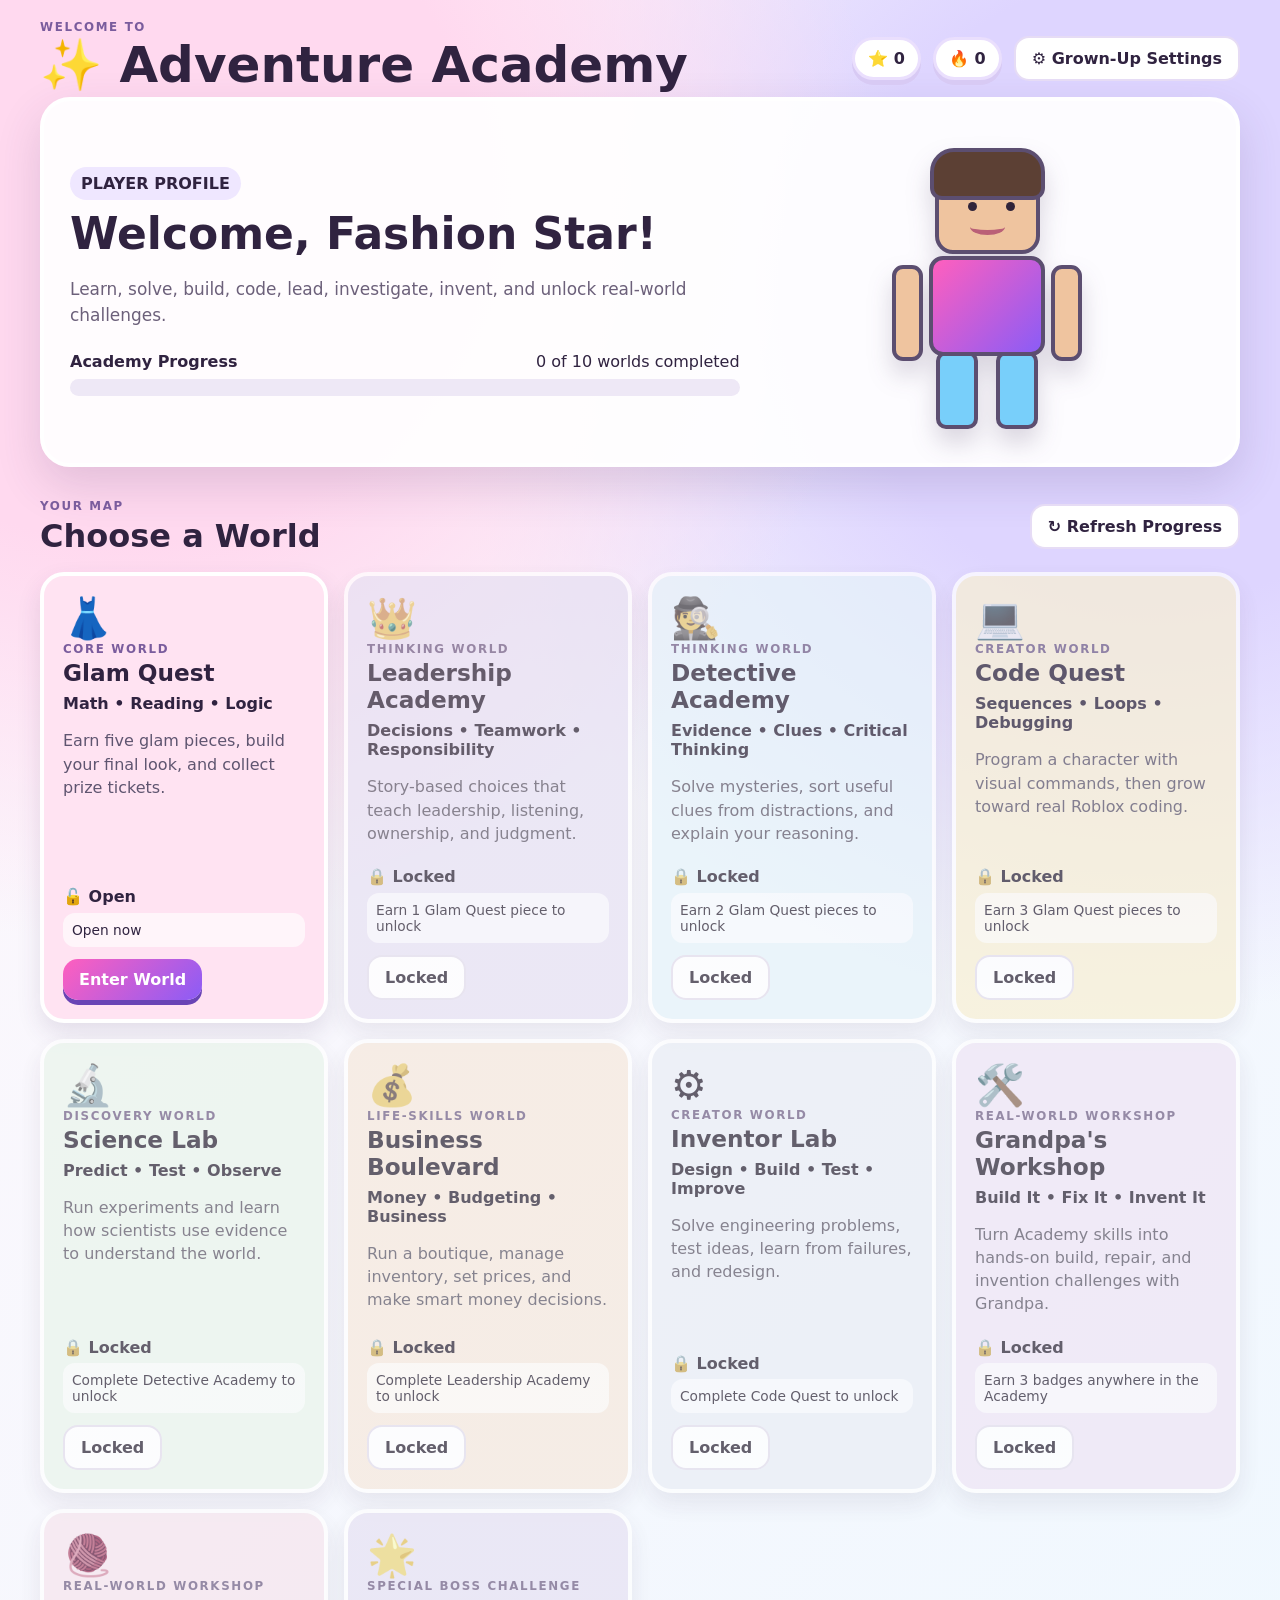
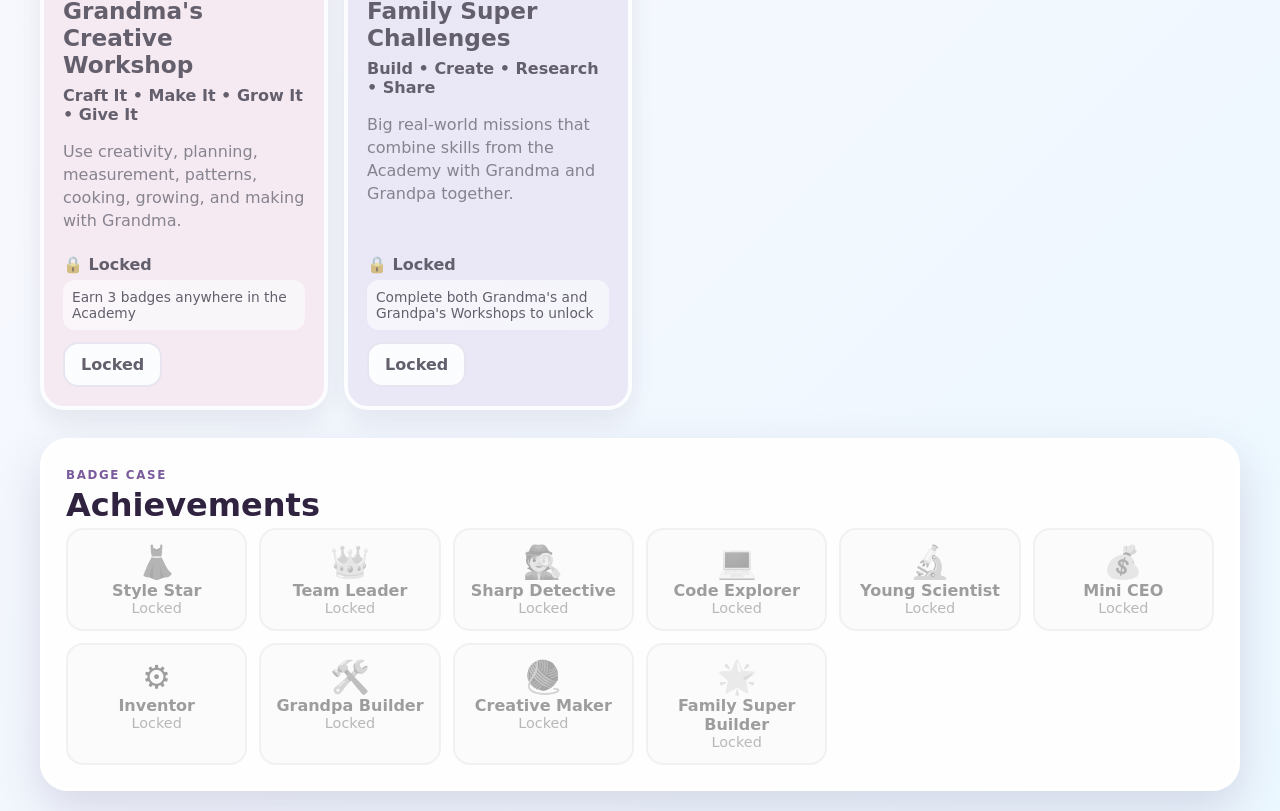
<file: index.html>
<!DOCTYPE html>
<html lang="en">
<head>
  <meta charset="UTF-8" />
  <meta name="viewport" content="width=device-width, initial-scale=1.0" />
  <title>Adventure Academy</title>
  <link rel="stylesheet" href="css/main.css" />
</head>
<body>
  <div class="app-shell">
    <header class="topbar">
      <div><div class="eyebrow">WELCOME TO</div><h1>✨ Adventure Academy</h1></div>
      <div class="player-strip">
        <div class="stat">⭐ <span id="pointsValue">0</span></div>
        <div class="stat">🔥 <span id="curiosityValue">0</span></div>
        <button class="ghost-btn" id="grownUpBtn" aria-label="Grown-Up Settings">⚙ Grown-Up Settings</button>
      </div>
    </header>
    <main>
      <section class="hero-card">
        <div class="hero-copy">
          <span class="mini-badge">PLAYER PROFILE</span>
          <h2 id="welcomeName">Welcome, Fashion Star!</h2>
          <p>Learn, solve, build, code, lead, investigate, invent, and unlock real-world challenges.</p>
          <div class="progress-line">
            <div><strong>Academy Progress</strong><span id="academyProgressText">0 worlds completed</span></div>
            <div class="progress-track"><div id="academyProgressBar"></div></div>
          </div>
        </div>
        <div class="avatar-card"><div class="avatar-preview" aria-label="blocky academy avatar">
          <div class="hair"></div><div class="head"></div><div class="eye left"></div><div class="eye right"></div>
          <div class="smile"></div><div class="torso"></div><div class="arm left"></div><div class="arm right"></div>
          <div class="leg left"></div><div class="leg right"></div>
        </div></div>
      </section>
      <section class="section-heading">
        <div><span class="eyebrow">YOUR MAP</span><h2>Choose a World</h2></div>
        <button class="ghost-btn" id="refreshBtn">↻ Refresh Progress</button>
      </section>
      <section id="worldGrid" class="world-grid"></section>
      <section class="achievement-panel">
        <div><span class="eyebrow">BADGE CASE</span><h2>Achievements</h2></div>
        <div id="badgeGrid" class="badge-grid"></div>
      </section>
    </main>
  </div>

  <dialog id="pinDialog">
    <form method="dialog" class="settings-card">
      <div class="modal-head"><div><span class="eyebrow">GROWN-UPS ONLY</span><h2>Enter PIN</h2></div><button class="icon-btn" value="cancel">✕</button></div>
      <p class="small">Enter the 4-digit grown-up PIN.</p>
      <label>PIN<input id="pinInput" type="password" inputmode="numeric" maxlength="4" autocomplete="off" /></label>
      <p id="pinError" class="small" style="color:#b52d3a;min-height:1.2em"></p>
      <div class="button-row"><button type="button" class="primary-btn" id="pinSubmitBtn">Open Grown-Up Settings</button><button class="ghost-btn" value="cancel">Cancel</button></div>
    </form>
  </dialog>

  <dialog id="settingsDialog">
    <form method="dialog" class="settings-card">
      <div class="modal-head"><div><span class="eyebrow">GROWN-UP CONTROLS</span><h2>Academy Settings</h2></div><button class="icon-btn" value="cancel">✕</button></div>
      <label>Player name<input id="playerNameInput" type="text" maxlength="30" /></label>
      <label>Grand prize<input id="grandPrizeInput" type="text" maxlength="80" /></label>

      <div class="setting-block">
        <strong>🎟 Prize Center</strong>
        <p class="small">Configure prizes privately before they are earned.</p>
        <button type="button" class="secondary-btn" id="prizeCenterBtn">Open Prize Center</button>
      </div>

      <div class="setting-block">
        <strong>🔊 Reading & learning support</strong>
        <p class="small">Spoken directions, hints, solve/help statistics, and difficulty controls will live in this protected grown-up area as those systems are expanded.</p>
      </div>

      <div class="setting-block">
        <strong>🔓 Development/Test Mode</strong>
        <p class="small">Unlocks all worlds for adult testing. It does not count as player progress.</p>
        <button type="button" class="secondary-btn" id="unlockAllBtn">Unlock All Worlds</button>
      </div>

      <div class="setting-block">
        <strong>🔐 Grown-Up PIN</strong>
        <p class="small">Change the 4-digit PIN. Default for this hotfix is <strong>2468</strong>. Change it before Jayce uses the game.</p>
        <label>New 4-digit PIN<input id="newPinInput" type="password" inputmode="numeric" maxlength="4" placeholder="4 digits" /></label>
        <button type="button" class="secondary-btn" id="changePinBtn">Change PIN</button>
      </div>

      <div class="setting-block">
        <strong>☁ Cloud status</strong>
        <p class="small" id="cloudStatus">Local save active. Firebase is scaffolded but not connected yet.</p>
      </div>

      <div class="setting-block" style="border-color:#f0a5ad;background:#fff2f3">
        <strong>⚠ Reset Entire Game</strong>
        <p class="small">Erases Academy progress on this device. Requires a warning plus typing RESET.</p>
        <button type="button" class="danger-btn" id="resetBtn">Reset Entire Game</button>
      </div>

      <div class="button-row"><button type="button" class="primary-btn" id="saveSettingsBtn">Save Settings</button><button class="ghost-btn" value="cancel">Close</button></div>
    </form>
  </dialog>
  <script type="module" src="js/app.js"></script>
</body>
</html>
</file>
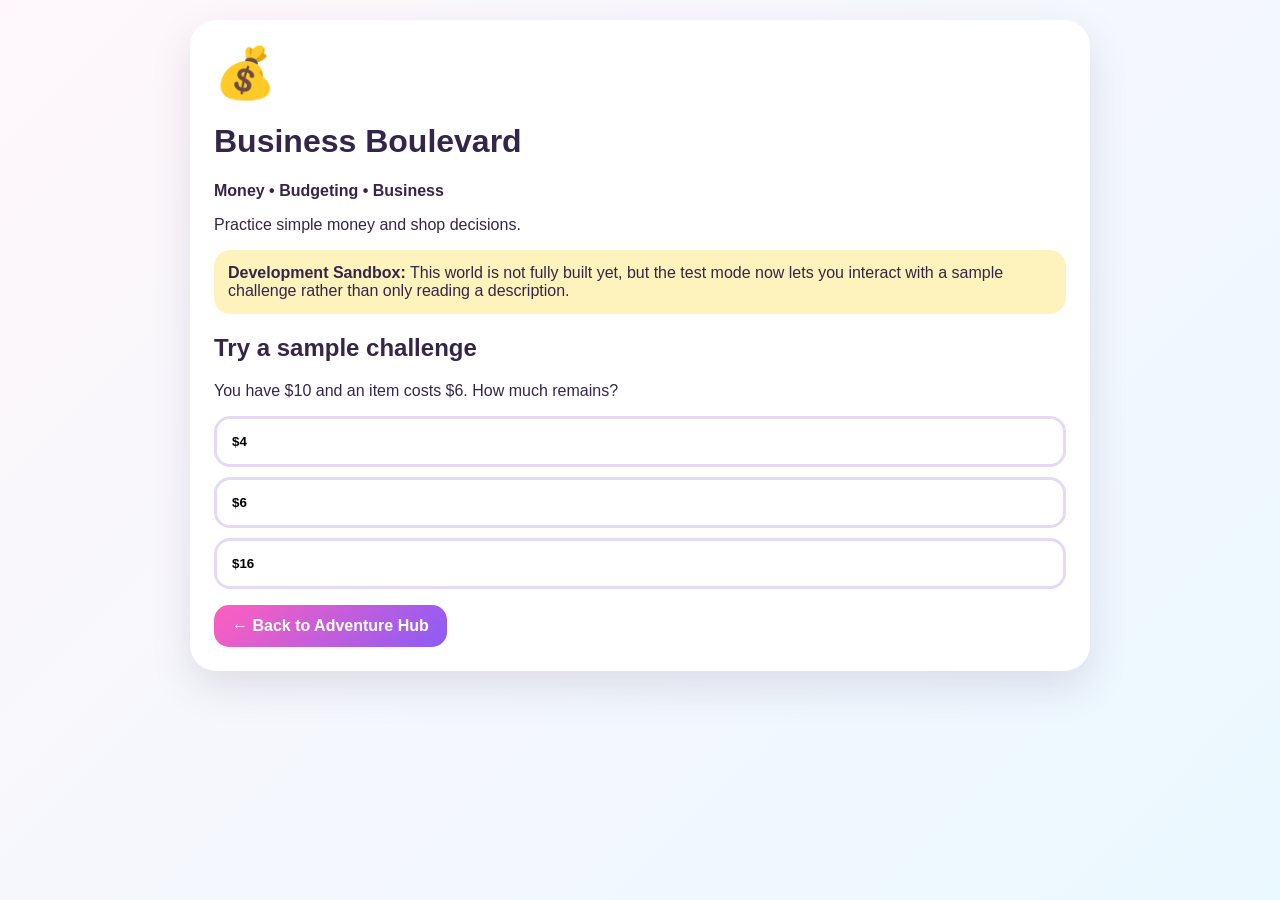
<file: worlds/business/index.html>
<!DOCTYPE html>
<html lang="en">
<head>
<meta charset="UTF-8"><meta name="viewport" content="width=device-width,initial-scale=1.0">
<title>Business Boulevard</title>
<style>
body{margin:0;min-height:100vh;font-family:Arial,sans-serif;background:linear-gradient(135deg,#fff7fb,#eaf8ff);color:#34254a}
.wrap{max-width:900px;margin:auto;padding:20px}.card{background:#fff;border-radius:26px;padding:24px;box-shadow:0 16px 40px #4d376522}
.option{display:block;width:100%;text-align:left;margin:10px 0;padding:15px;border:3px solid #e4daf5;background:#fff;border-radius:16px;font-weight:800;cursor:pointer}
.btn{display:inline-block;padding:12px 18px;border-radius:15px;background:linear-gradient(135deg,#ff5fbe,#8b5cf6);color:white;text-decoration:none;font-weight:900;border:0}
.note{background:#fff3bd;border-radius:16px;padding:14px;margin:14px 0}
</style>
</head>
<body><div class="wrap"><div class="card">
<div style="font-size:50px">💰</div><h1>Business Boulevard</h1>
<p><strong>Money • Budgeting • Business</strong></p>
<p>Practice simple money and shop decisions.</p>
<div class="note"><strong>Development Sandbox:</strong> This world is not fully built yet, but the test mode now lets you interact with a sample challenge rather than only reading a description.</div>
<h2>Try a sample challenge</h2>
<p id="q">You have $10 and an item costs $6. How much remains?</p>
<div id="opts"></div>
<p id="feedback" style="font-weight:900"></p>
<a class="btn" href="../../index.html">← Back to Adventure Hub</a>
</div></div>
<script>
const opts=["$4", "$6", "$16"];
const correct=0;
const box=document.getElementById('opts');
opts.forEach((t,i)=>{const b=document.createElement('button');b.className='option';b.textContent=t;b.onclick=()=>{document.getElementById('feedback').textContent=i===correct?'✅ Good thinking!':'💡 Try another choice.'};box.appendChild(b)});
</script>
</body></html>
</file>
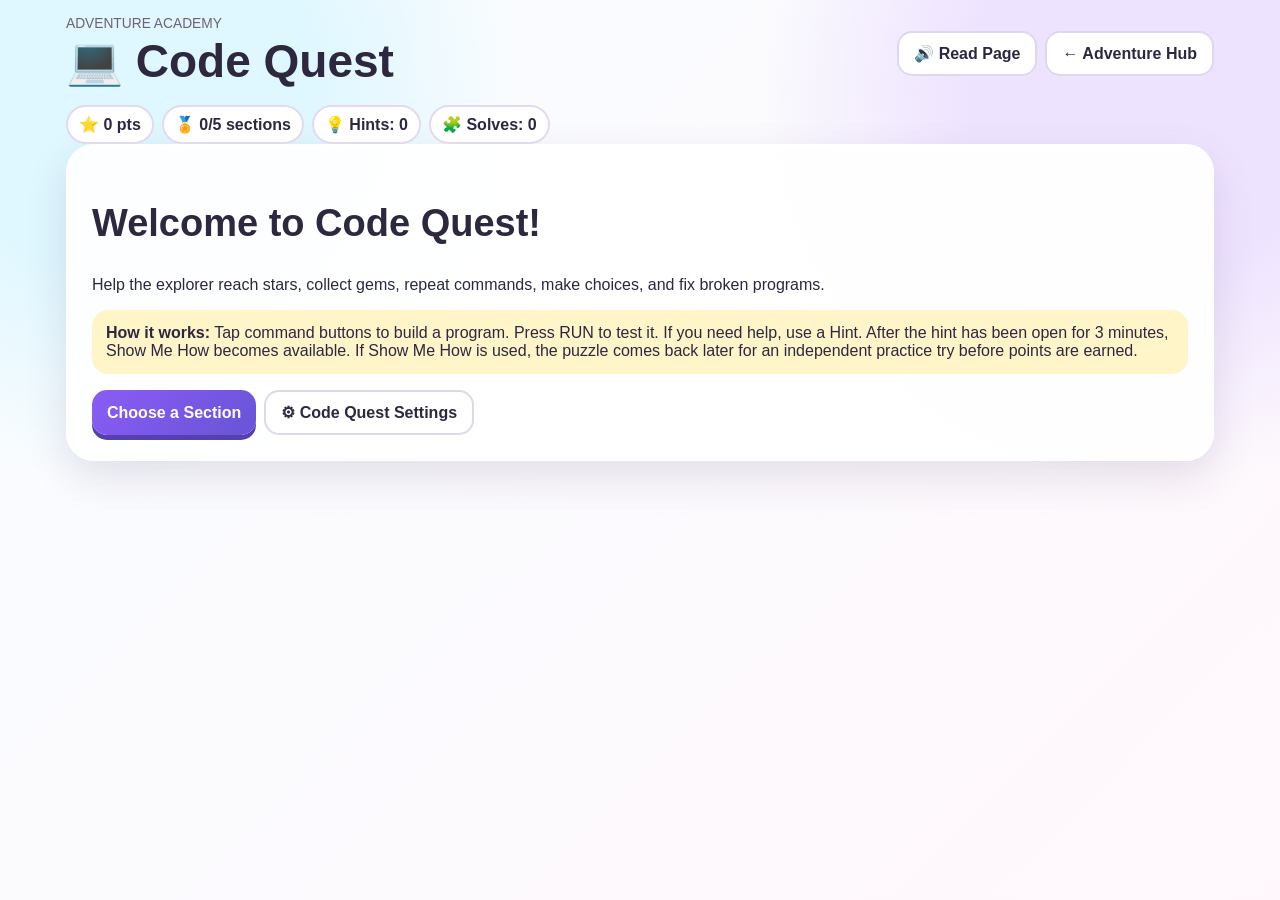
<file: worlds/code/index.html>
<!DOCTYPE html>
<html lang="en">
<head>
<meta charset="UTF-8"><meta name="viewport" content="width=device-width,initial-scale=1.0">
<title>Code Quest</title>
<link rel="stylesheet" href="/worlds/code/style.css">
</head>
<body><div class="wrap">
<header class="top">
  <div><div class="tiny">ADVENTURE ACADEMY</div><h1>💻 Code Quest</h1></div>
  <div class="toolbar">
    <button class="btn secondary" onclick="speakPage()">🔊 Read Page</button>
    <button class="btn secondary" onclick="location.href='/index.html'">← Adventure Hub</button>
  </div>
</header>
<div class="stats"><div class="pill">⭐ <span id="points">0</span> pts</div><div class="pill">🏅 <span id="sectionsDone">0</span>/5 sections</div><div class="pill">💡 Hints: <span id="hintsStat">0</span></div><div class="pill">🧩 Solves: <span id="solvesStat">0</span></div></div>

<section id="home" class="screen active">
<h2 class="sectionTitle">Welcome to Code Quest!</h2>
<p>Help the explorer reach stars, collect gems, repeat commands, make choices, and fix broken programs.</p>
<div class="helpBox"><strong>How it works:</strong> Tap command buttons to build a program. Press RUN to test it. If you need help, use a Hint. After the hint has been open for 3 minutes, Show Me How becomes available. If Show Me How is used, the puzzle comes back later for an independent practice try before points are earned.</div>
<div class="toolbar" style="margin-top:16px"><button class="btn" onclick="showMap()">Choose a Section</button><button class="btn secondary" onclick="openSettings()">⚙ Code Quest Settings</button></div>
</section>

<section id="map" class="screen">
<div class="toolbar"><button class="btn secondary" onclick="showScreen('home')">← Code Quest Home</button></div>
<h2>Choose a Coding Section</h2><div id="sectionGrid" class="gridcards"></div>
</section>

<section id="game" class="screen">
<div class="toolbar"><button class="btn secondary" onclick="showMap()">← Sections</button><button class="btn secondary" onclick="speakQuestion()">🔊 Read Question</button></div>
<h2 id="gameTitle"></h2><div class="progress"><div id="progressBar"></div></div>
<div id="practiceBanner"></div>
<p id="prompt" style="font-size:1.25rem;font-weight:900"></p>
<div class="gameLayout">
  <div><div id="board" class="board"></div></div>
  <div>
    <h3>Your Program</h3><div id="program" class="program"></div>
    <div id="commandBar" class="commandBar"></div>
    <div class="toolbar"><button class="btn good" onclick="runProgram()">▶ RUN</button><button class="btn secondary" onclick="undoCommand()">Undo</button><button class="btn secondary" onclick="clearProgram()">Clear</button></div>
    <div id="feedback" class="feedback"></div>
    <div class="toolbar"><button class="btn hint" onclick="useHint()">💡 Give Me a Hint</button><button id="solveBtn" class="btn solve" onclick="showSolve()" disabled>🧩 Show Me How</button></div>
    <div id="hintBox"></div><div id="solveBox"></div>
  </div>
</div>
</section>

<section id="sectionComplete" class="screen">
<h2>🎉 Section Complete!</h2><p id="sectionSummary"></p><div class="toolbar"><button class="btn" onclick="showMap()">Back to Sections</button><button class="btn secondary" onclick="window.print()">Print Section Ticket</button></div>
<div class="ticket printable"><h2>💻 Code Quest Section Ticket</h2><p id="ticketText"></p><p><strong>Prize:</strong> ______________________________</p></div>
</section>

<section id="worldComplete" class="screen">
<div class="ticket"><h1>🏆 Code Explorer Badge Earned!</h1><p>You completed all 5 Code Quest sections.</p><p><strong>Total Code Quest Points:</strong> <span id="worldPoints"></span></p><p><strong>World Prize:</strong> <span id="worldPrize"></span></p><div class="toolbar noPrint"><button class="btn" onclick="window.print()">Print Prize Ticket</button><button class="btn secondary" onclick="location.href='/index.html'">Adventure Hub</button></div></div>
</section>

<dialog id="settingsDlg"><form method="dialog" style="padding:20px;min-width:min(90vw,500px)"><h2>Code Quest Settings</h2><label><input id="autoRead" type="checkbox"> Auto-read directions/questions</label><p class="tiny">Progress and learning-support stats save on this device.</p><button class="btn" value="cancel">Close</button></form></dialog>
<script type="module" src="/worlds/code/app.js"></script>
</div></body></html>
</file>
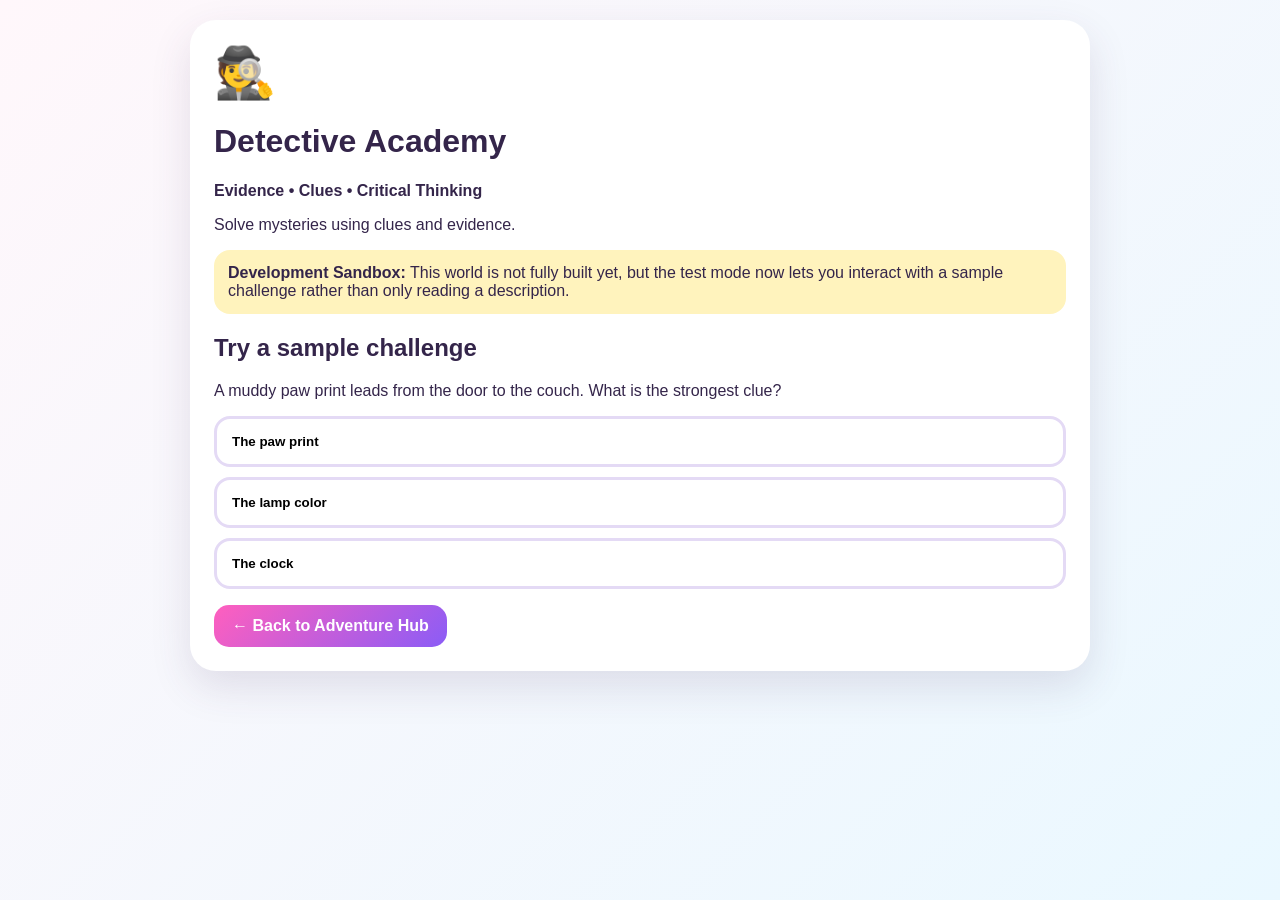
<file: worlds/detective/index.html>
<!DOCTYPE html>
<html lang="en">
<head>
<meta charset="UTF-8"><meta name="viewport" content="width=device-width,initial-scale=1.0">
<title>Detective Academy</title>
<style>
body{margin:0;min-height:100vh;font-family:Arial,sans-serif;background:linear-gradient(135deg,#fff7fb,#eaf8ff);color:#34254a}
.wrap{max-width:900px;margin:auto;padding:20px}.card{background:#fff;border-radius:26px;padding:24px;box-shadow:0 16px 40px #4d376522}
.option{display:block;width:100%;text-align:left;margin:10px 0;padding:15px;border:3px solid #e4daf5;background:#fff;border-radius:16px;font-weight:800;cursor:pointer}
.btn{display:inline-block;padding:12px 18px;border-radius:15px;background:linear-gradient(135deg,#ff5fbe,#8b5cf6);color:white;text-decoration:none;font-weight:900;border:0}
.note{background:#fff3bd;border-radius:16px;padding:14px;margin:14px 0}
</style>
</head>
<body><div class="wrap"><div class="card">
<div style="font-size:50px">🕵️</div><h1>Detective Academy</h1>
<p><strong>Evidence • Clues • Critical Thinking</strong></p>
<p>Solve mysteries using clues and evidence.</p>
<div class="note"><strong>Development Sandbox:</strong> This world is not fully built yet, but the test mode now lets you interact with a sample challenge rather than only reading a description.</div>
<h2>Try a sample challenge</h2>
<p id="q">A muddy paw print leads from the door to the couch. What is the strongest clue?</p>
<div id="opts"></div>
<p id="feedback" style="font-weight:900"></p>
<a class="btn" href="../../index.html">← Back to Adventure Hub</a>
</div></div>
<script>
const opts=["The paw print", "The lamp color", "The clock"];
const correct=0;
const box=document.getElementById('opts');
opts.forEach((t,i)=>{const b=document.createElement('button');b.className='option';b.textContent=t;b.onclick=()=>{document.getElementById('feedback').textContent=i===correct?'✅ Good thinking!':'💡 Try another choice.'};box.appendChild(b)});
</script>
</body></html>
</file>
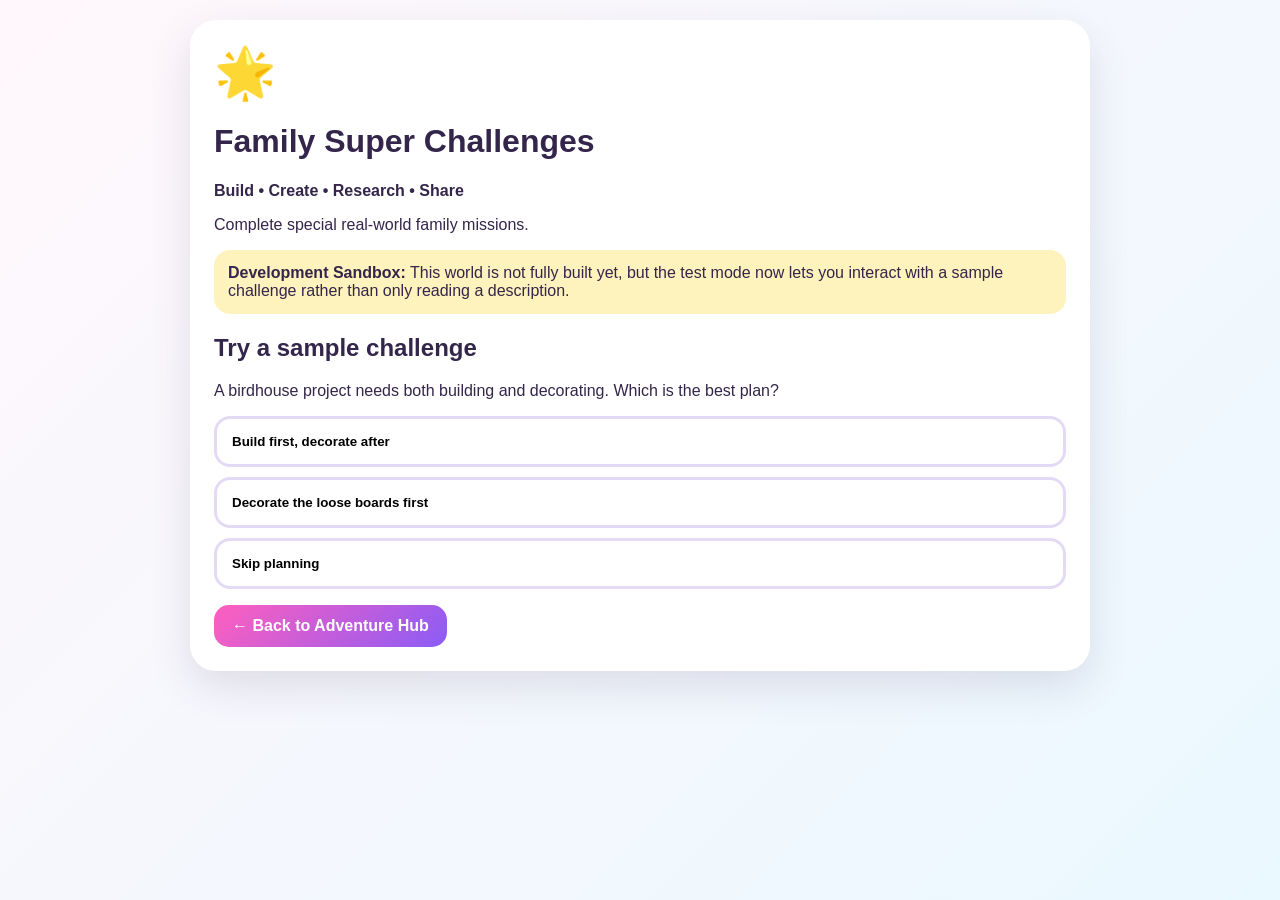
<file: worlds/family/index.html>
<!DOCTYPE html>
<html lang="en">
<head>
<meta charset="UTF-8"><meta name="viewport" content="width=device-width,initial-scale=1.0">
<title>Family Super Challenges</title>
<style>
body{margin:0;min-height:100vh;font-family:Arial,sans-serif;background:linear-gradient(135deg,#fff7fb,#eaf8ff);color:#34254a}
.wrap{max-width:900px;margin:auto;padding:20px}.card{background:#fff;border-radius:26px;padding:24px;box-shadow:0 16px 40px #4d376522}
.option{display:block;width:100%;text-align:left;margin:10px 0;padding:15px;border:3px solid #e4daf5;background:#fff;border-radius:16px;font-weight:800;cursor:pointer}
.btn{display:inline-block;padding:12px 18px;border-radius:15px;background:linear-gradient(135deg,#ff5fbe,#8b5cf6);color:white;text-decoration:none;font-weight:900;border:0}
.note{background:#fff3bd;border-radius:16px;padding:14px;margin:14px 0}
</style>
</head>
<body><div class="wrap"><div class="card">
<div style="font-size:50px">🌟</div><h1>Family Super Challenges</h1>
<p><strong>Build • Create • Research • Share</strong></p>
<p>Complete special real-world family missions.</p>
<div class="note"><strong>Development Sandbox:</strong> This world is not fully built yet, but the test mode now lets you interact with a sample challenge rather than only reading a description.</div>
<h2>Try a sample challenge</h2>
<p id="q">A birdhouse project needs both building and decorating. Which is the best plan?</p>
<div id="opts"></div>
<p id="feedback" style="font-weight:900"></p>
<a class="btn" href="../../index.html">← Back to Adventure Hub</a>
</div></div>
<script>
const opts=["Build first, decorate after", "Decorate the loose boards first", "Skip planning"];
const correct=0;
const box=document.getElementById('opts');
opts.forEach((t,i)=>{const b=document.createElement('button');b.className='option';b.textContent=t;b.onclick=()=>{document.getElementById('feedback').textContent=i===correct?'✅ Good thinking!':'💡 Try another choice.'};box.appendChild(b)});
</script>
</body></html>
</file>
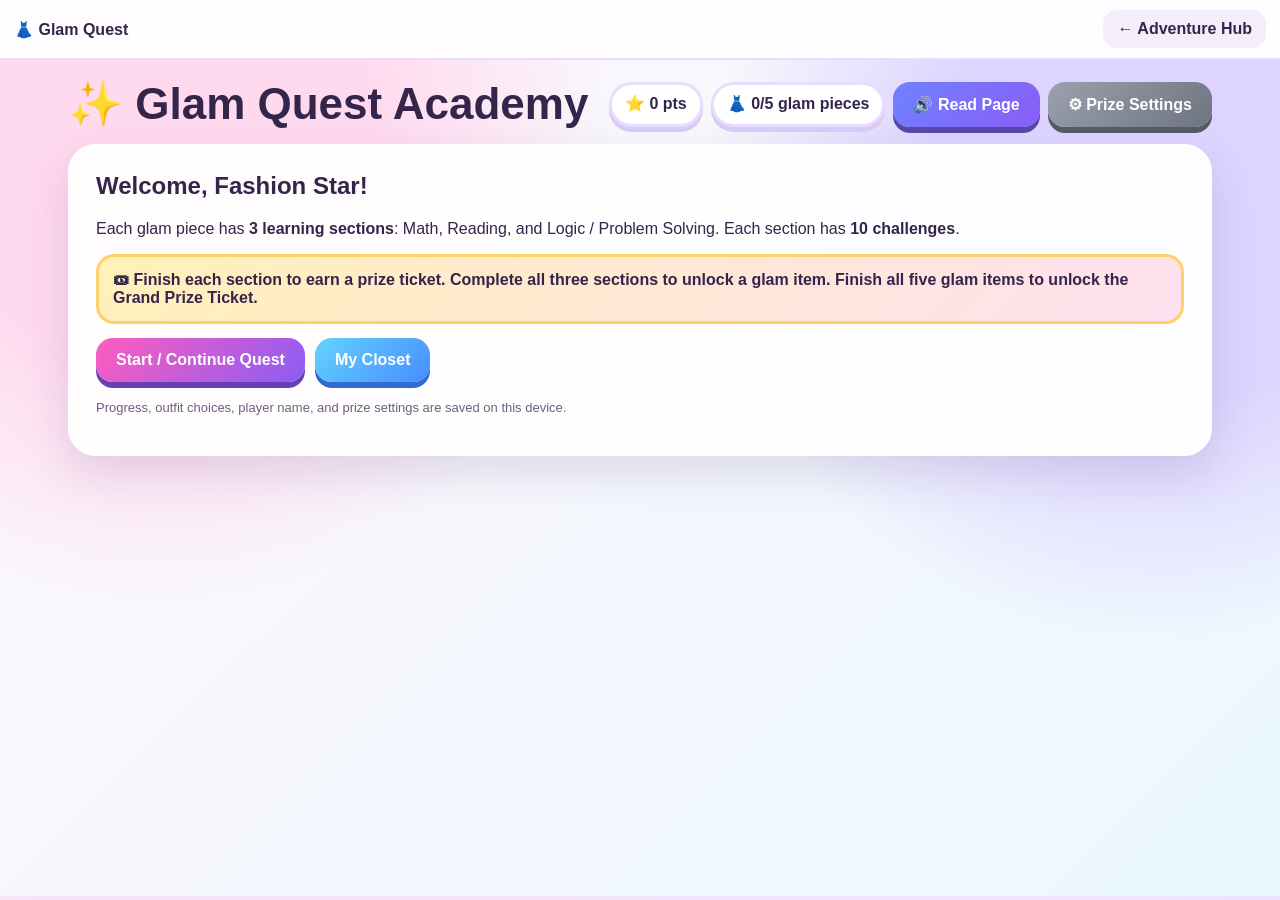
<file: worlds/glam/index.html>
<!DOCTYPE html>
<html lang="en">
<head>
<meta charset="UTF-8"><meta name="viewport" content="width=device-width,initial-scale=1.0">
<title>Glam Quest</title>
<style>
body{margin:0;font-family:Arial,sans-serif;background:linear-gradient(135deg,#ffe3f2,#eee3ff);color:#34254a}
.top{position:sticky;top:0;z-index:20;background:#ffffffee;backdrop-filter:blur(8px);padding:10px 14px;display:flex;gap:10px;justify-content:space-between;align-items:center;border-bottom:2px solid #eadcff}
a{display:inline-block;padding:10px 14px;border-radius:14px;text-decoration:none;font-weight:900}.hub{background:#f4eefb;color:#34254a}.game{width:100%;height:calc(100vh - 64px);border:0}
</style>
</head>
<body>
<div class="top">
  <strong>👗 Glam Quest</strong>
  <a class="hub" href="/index.html">← Adventure Hub</a>
</div>
<iframe class="game" src="/worlds/glam/glam-quest-academy-v2.html" title="Glam Quest"></iframe>
</body></html>
</file>
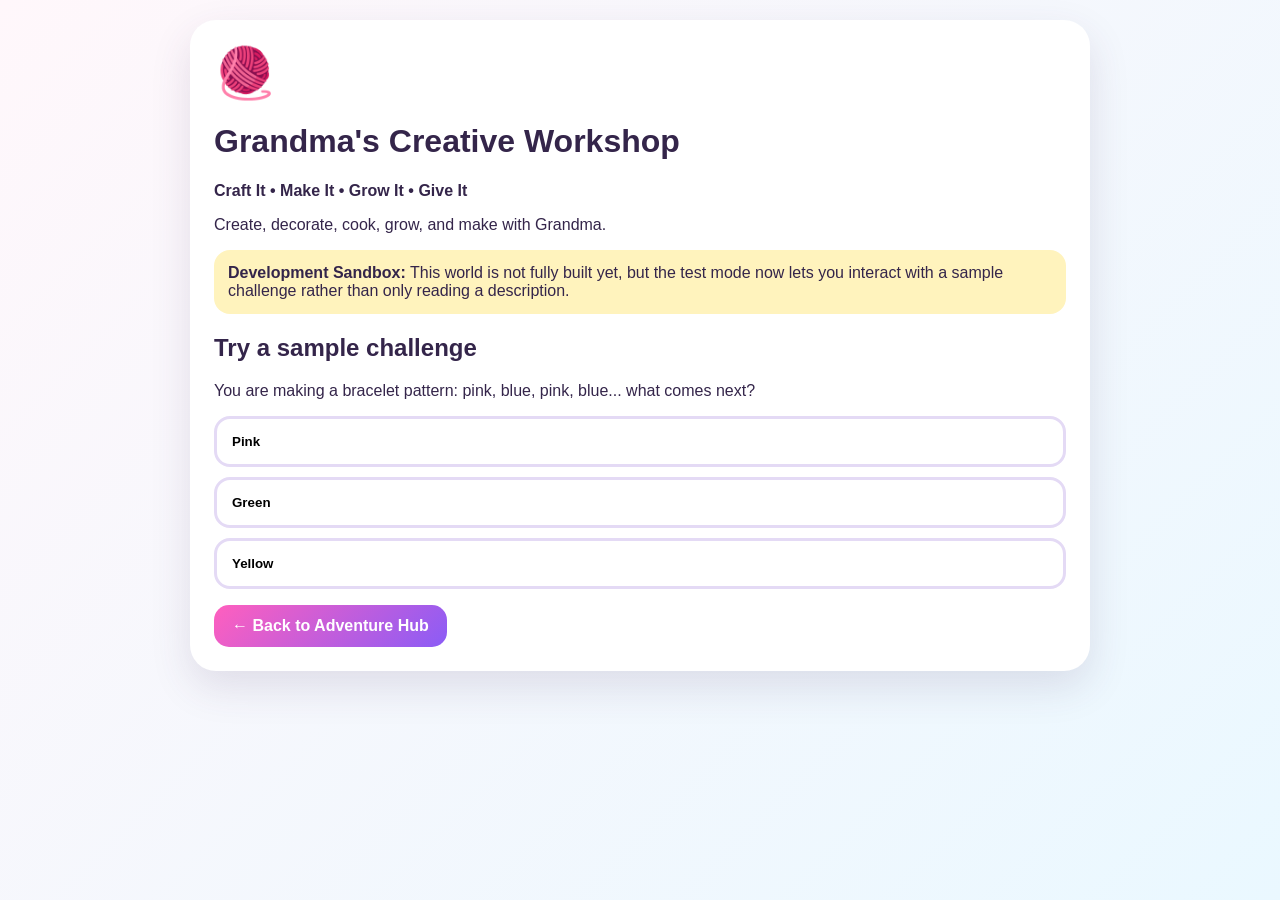
<file: worlds/grandma/index.html>
<!DOCTYPE html>
<html lang="en">
<head>
<meta charset="UTF-8"><meta name="viewport" content="width=device-width,initial-scale=1.0">
<title>Grandma's Creative Workshop</title>
<style>
body{margin:0;min-height:100vh;font-family:Arial,sans-serif;background:linear-gradient(135deg,#fff7fb,#eaf8ff);color:#34254a}
.wrap{max-width:900px;margin:auto;padding:20px}.card{background:#fff;border-radius:26px;padding:24px;box-shadow:0 16px 40px #4d376522}
.option{display:block;width:100%;text-align:left;margin:10px 0;padding:15px;border:3px solid #e4daf5;background:#fff;border-radius:16px;font-weight:800;cursor:pointer}
.btn{display:inline-block;padding:12px 18px;border-radius:15px;background:linear-gradient(135deg,#ff5fbe,#8b5cf6);color:white;text-decoration:none;font-weight:900;border:0}
.note{background:#fff3bd;border-radius:16px;padding:14px;margin:14px 0}
</style>
</head>
<body><div class="wrap"><div class="card">
<div style="font-size:50px">🧶</div><h1>Grandma's Creative Workshop</h1>
<p><strong>Craft It • Make It • Grow It • Give It</strong></p>
<p>Create, decorate, cook, grow, and make with Grandma.</p>
<div class="note"><strong>Development Sandbox:</strong> This world is not fully built yet, but the test mode now lets you interact with a sample challenge rather than only reading a description.</div>
<h2>Try a sample challenge</h2>
<p id="q">You are making a bracelet pattern: pink, blue, pink, blue... what comes next?</p>
<div id="opts"></div>
<p id="feedback" style="font-weight:900"></p>
<a class="btn" href="../../index.html">← Back to Adventure Hub</a>
</div></div>
<script>
const opts=["Pink", "Green", "Yellow"];
const correct=0;
const box=document.getElementById('opts');
opts.forEach((t,i)=>{const b=document.createElement('button');b.className='option';b.textContent=t;b.onclick=()=>{document.getElementById('feedback').textContent=i===correct?'✅ Good thinking!':'💡 Try another choice.'};box.appendChild(b)});
</script>
</body></html>
</file>
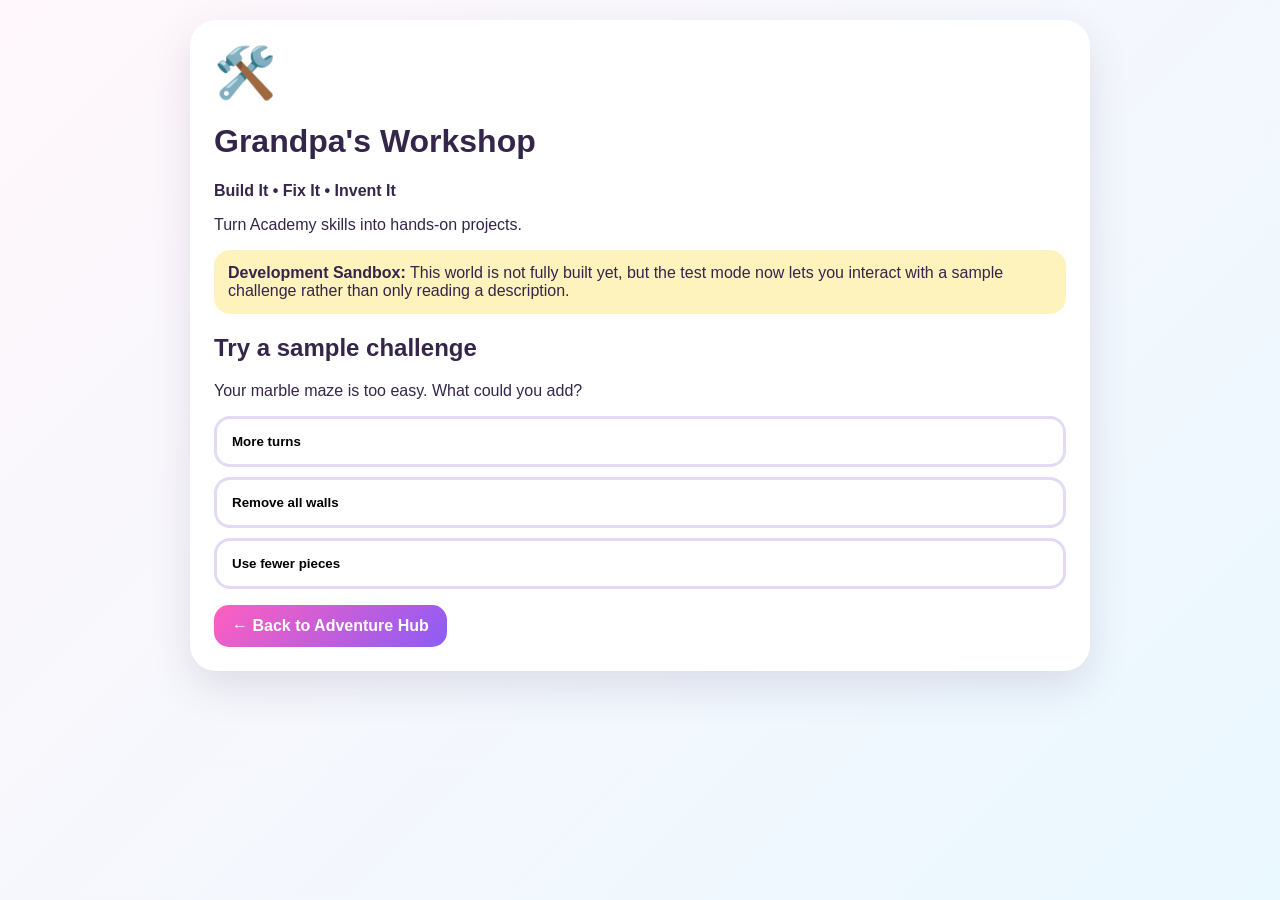
<file: worlds/grandpa/index.html>
<!DOCTYPE html>
<html lang="en">
<head>
<meta charset="UTF-8"><meta name="viewport" content="width=device-width,initial-scale=1.0">
<title>Grandpa's Workshop</title>
<style>
body{margin:0;min-height:100vh;font-family:Arial,sans-serif;background:linear-gradient(135deg,#fff7fb,#eaf8ff);color:#34254a}
.wrap{max-width:900px;margin:auto;padding:20px}.card{background:#fff;border-radius:26px;padding:24px;box-shadow:0 16px 40px #4d376522}
.option{display:block;width:100%;text-align:left;margin:10px 0;padding:15px;border:3px solid #e4daf5;background:#fff;border-radius:16px;font-weight:800;cursor:pointer}
.btn{display:inline-block;padding:12px 18px;border-radius:15px;background:linear-gradient(135deg,#ff5fbe,#8b5cf6);color:white;text-decoration:none;font-weight:900;border:0}
.note{background:#fff3bd;border-radius:16px;padding:14px;margin:14px 0}
</style>
</head>
<body><div class="wrap"><div class="card">
<div style="font-size:50px">🛠️</div><h1>Grandpa's Workshop</h1>
<p><strong>Build It • Fix It • Invent It</strong></p>
<p>Turn Academy skills into hands-on projects.</p>
<div class="note"><strong>Development Sandbox:</strong> This world is not fully built yet, but the test mode now lets you interact with a sample challenge rather than only reading a description.</div>
<h2>Try a sample challenge</h2>
<p id="q">Your marble maze is too easy. What could you add?</p>
<div id="opts"></div>
<p id="feedback" style="font-weight:900"></p>
<a class="btn" href="../../index.html">← Back to Adventure Hub</a>
</div></div>
<script>
const opts=["More turns", "Remove all walls", "Use fewer pieces"];
const correct=0;
const box=document.getElementById('opts');
opts.forEach((t,i)=>{const b=document.createElement('button');b.className='option';b.textContent=t;b.onclick=()=>{document.getElementById('feedback').textContent=i===correct?'✅ Good thinking!':'💡 Try another choice.'};box.appendChild(b)});
</script>
</body></html>
</file>
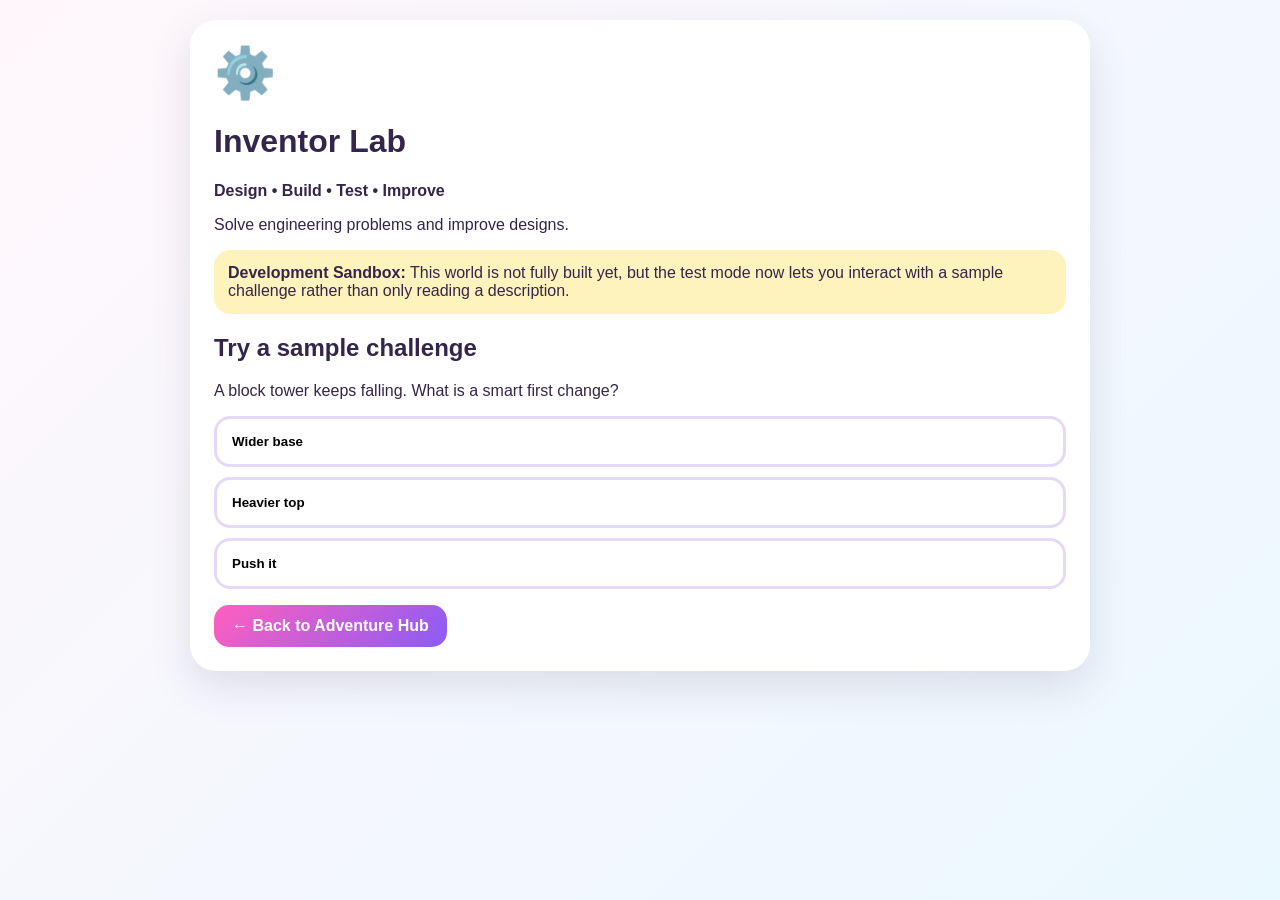
<file: worlds/inventor/index.html>
<!DOCTYPE html>
<html lang="en">
<head>
<meta charset="UTF-8"><meta name="viewport" content="width=device-width,initial-scale=1.0">
<title>Inventor Lab</title>
<style>
body{margin:0;min-height:100vh;font-family:Arial,sans-serif;background:linear-gradient(135deg,#fff7fb,#eaf8ff);color:#34254a}
.wrap{max-width:900px;margin:auto;padding:20px}.card{background:#fff;border-radius:26px;padding:24px;box-shadow:0 16px 40px #4d376522}
.option{display:block;width:100%;text-align:left;margin:10px 0;padding:15px;border:3px solid #e4daf5;background:#fff;border-radius:16px;font-weight:800;cursor:pointer}
.btn{display:inline-block;padding:12px 18px;border-radius:15px;background:linear-gradient(135deg,#ff5fbe,#8b5cf6);color:white;text-decoration:none;font-weight:900;border:0}
.note{background:#fff3bd;border-radius:16px;padding:14px;margin:14px 0}
</style>
</head>
<body><div class="wrap"><div class="card">
<div style="font-size:50px">⚙️</div><h1>Inventor Lab</h1>
<p><strong>Design • Build • Test • Improve</strong></p>
<p>Solve engineering problems and improve designs.</p>
<div class="note"><strong>Development Sandbox:</strong> This world is not fully built yet, but the test mode now lets you interact with a sample challenge rather than only reading a description.</div>
<h2>Try a sample challenge</h2>
<p id="q">A block tower keeps falling. What is a smart first change?</p>
<div id="opts"></div>
<p id="feedback" style="font-weight:900"></p>
<a class="btn" href="../../index.html">← Back to Adventure Hub</a>
</div></div>
<script>
const opts=["Wider base", "Heavier top", "Push it"];
const correct=0;
const box=document.getElementById('opts');
opts.forEach((t,i)=>{const b=document.createElement('button');b.className='option';b.textContent=t;b.onclick=()=>{document.getElementById('feedback').textContent=i===correct?'✅ Good thinking!':'💡 Try another choice.'};box.appendChild(b)});
</script>
</body></html>
</file>
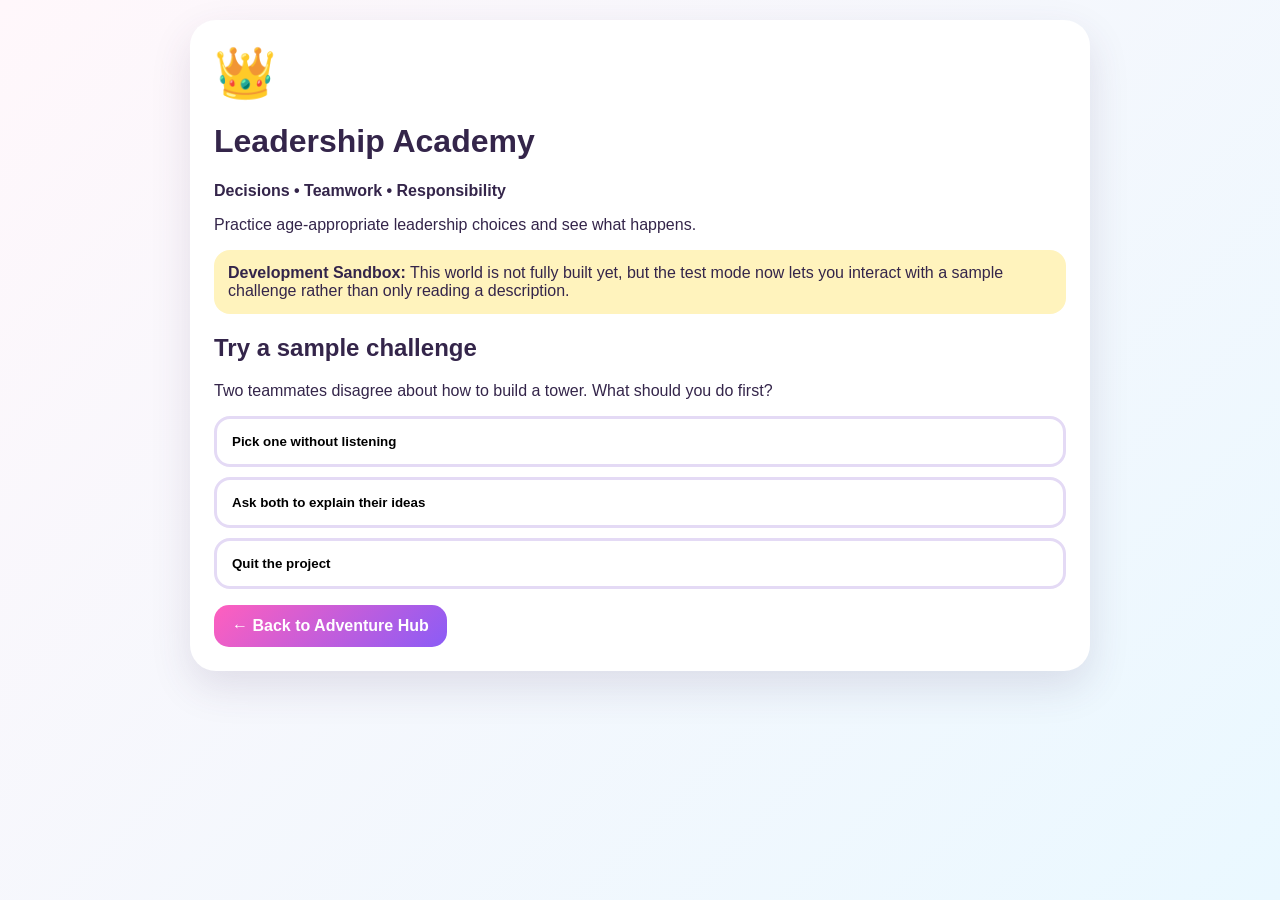
<file: worlds/leadership/index.html>
<!DOCTYPE html>
<html lang="en">
<head>
<meta charset="UTF-8"><meta name="viewport" content="width=device-width,initial-scale=1.0">
<title>Leadership Academy</title>
<style>
body{margin:0;min-height:100vh;font-family:Arial,sans-serif;background:linear-gradient(135deg,#fff7fb,#eaf8ff);color:#34254a}
.wrap{max-width:900px;margin:auto;padding:20px}.card{background:#fff;border-radius:26px;padding:24px;box-shadow:0 16px 40px #4d376522}
.option{display:block;width:100%;text-align:left;margin:10px 0;padding:15px;border:3px solid #e4daf5;background:#fff;border-radius:16px;font-weight:800;cursor:pointer}
.btn{display:inline-block;padding:12px 18px;border-radius:15px;background:linear-gradient(135deg,#ff5fbe,#8b5cf6);color:white;text-decoration:none;font-weight:900;border:0}
.note{background:#fff3bd;border-radius:16px;padding:14px;margin:14px 0}
</style>
</head>
<body><div class="wrap"><div class="card">
<div style="font-size:50px">👑</div><h1>Leadership Academy</h1>
<p><strong>Decisions • Teamwork • Responsibility</strong></p>
<p>Practice age-appropriate leadership choices and see what happens.</p>
<div class="note"><strong>Development Sandbox:</strong> This world is not fully built yet, but the test mode now lets you interact with a sample challenge rather than only reading a description.</div>
<h2>Try a sample challenge</h2>
<p id="q">Two teammates disagree about how to build a tower. What should you do first?</p>
<div id="opts"></div>
<p id="feedback" style="font-weight:900"></p>
<a class="btn" href="../../index.html">← Back to Adventure Hub</a>
</div></div>
<script>
const opts=["Pick one without listening", "Ask both to explain their ideas", "Quit the project"];
const correct=1;
const box=document.getElementById('opts');
opts.forEach((t,i)=>{const b=document.createElement('button');b.className='option';b.textContent=t;b.onclick=()=>{document.getElementById('feedback').textContent=i===correct?'✅ Good thinking!':'💡 Try another choice.'};box.appendChild(b)});
</script>
</body></html>
</file>
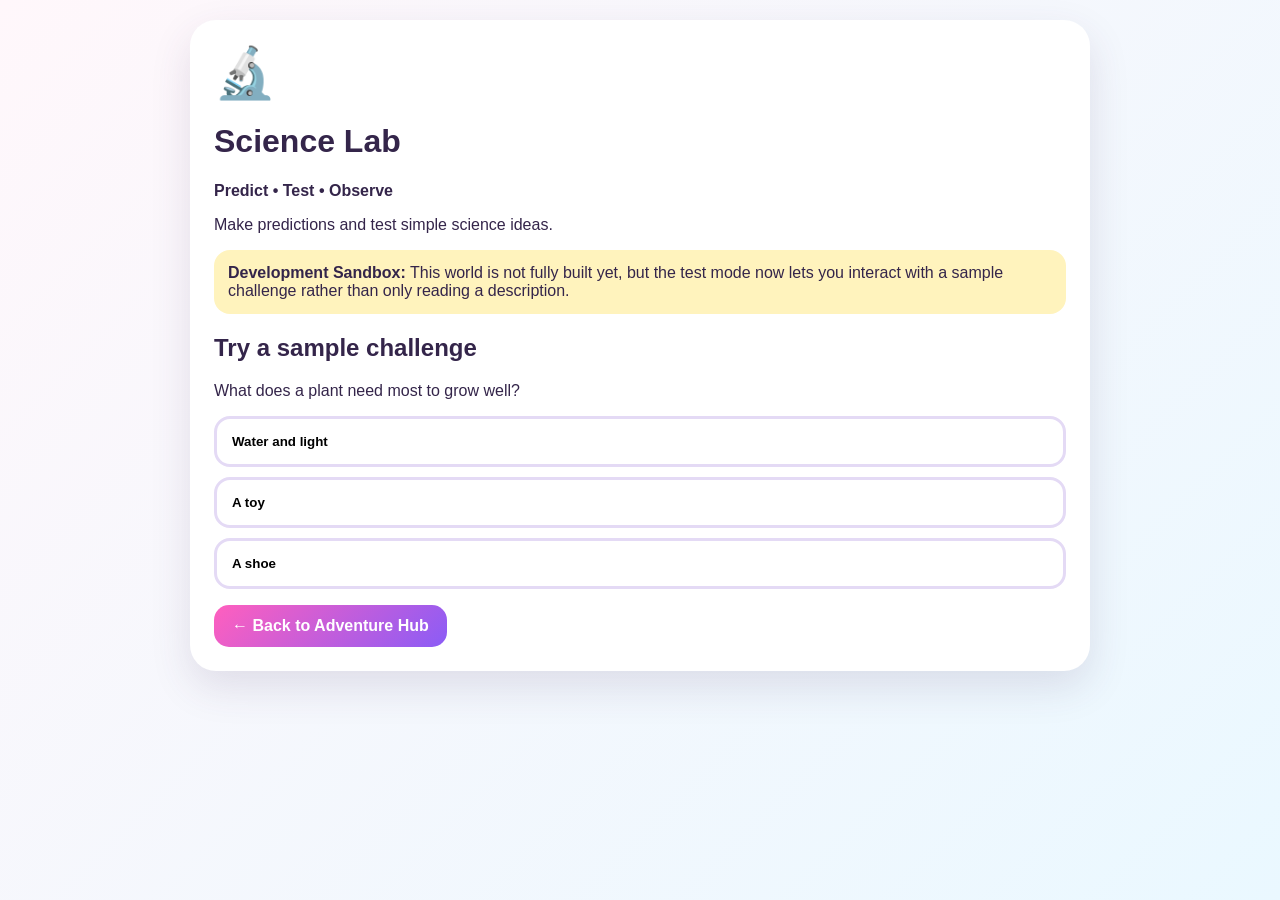
<file: worlds/science/index.html>
<!DOCTYPE html>
<html lang="en">
<head>
<meta charset="UTF-8"><meta name="viewport" content="width=device-width,initial-scale=1.0">
<title>Science Lab</title>
<style>
body{margin:0;min-height:100vh;font-family:Arial,sans-serif;background:linear-gradient(135deg,#fff7fb,#eaf8ff);color:#34254a}
.wrap{max-width:900px;margin:auto;padding:20px}.card{background:#fff;border-radius:26px;padding:24px;box-shadow:0 16px 40px #4d376522}
.option{display:block;width:100%;text-align:left;margin:10px 0;padding:15px;border:3px solid #e4daf5;background:#fff;border-radius:16px;font-weight:800;cursor:pointer}
.btn{display:inline-block;padding:12px 18px;border-radius:15px;background:linear-gradient(135deg,#ff5fbe,#8b5cf6);color:white;text-decoration:none;font-weight:900;border:0}
.note{background:#fff3bd;border-radius:16px;padding:14px;margin:14px 0}
</style>
</head>
<body><div class="wrap"><div class="card">
<div style="font-size:50px">🔬</div><h1>Science Lab</h1>
<p><strong>Predict • Test • Observe</strong></p>
<p>Make predictions and test simple science ideas.</p>
<div class="note"><strong>Development Sandbox:</strong> This world is not fully built yet, but the test mode now lets you interact with a sample challenge rather than only reading a description.</div>
<h2>Try a sample challenge</h2>
<p id="q">What does a plant need most to grow well?</p>
<div id="opts"></div>
<p id="feedback" style="font-weight:900"></p>
<a class="btn" href="../../index.html">← Back to Adventure Hub</a>
</div></div>
<script>
const opts=["Water and light", "A toy", "A shoe"];
const correct=0;
const box=document.getElementById('opts');
opts.forEach((t,i)=>{const b=document.createElement('button');b.className='option';b.textContent=t;b.onclick=()=>{document.getElementById('feedback').textContent=i===correct?'✅ Good thinking!':'💡 Try another choice.'};box.appendChild(b)});
</script>
</body></html>
</file>
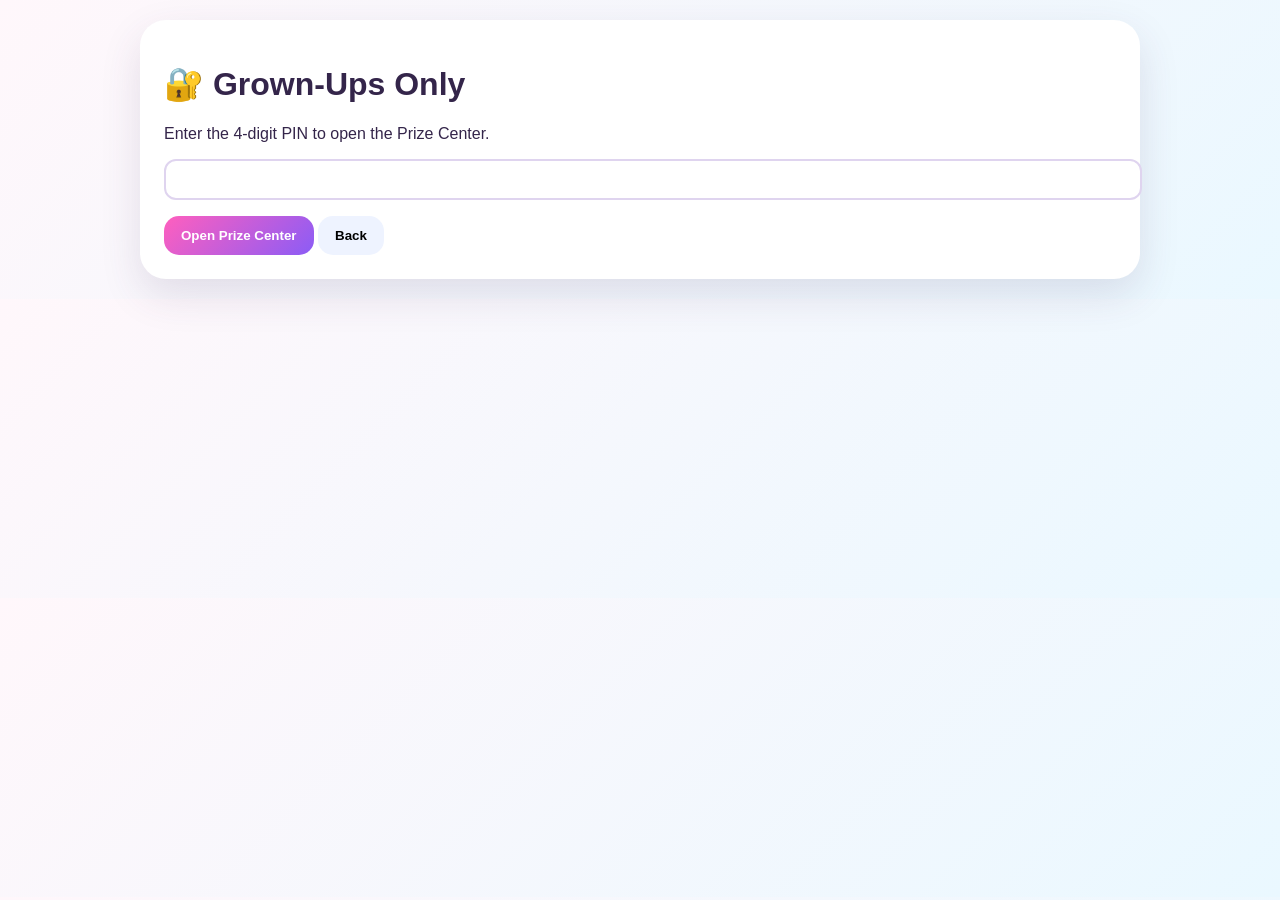
<file: prize-center.html>
<!DOCTYPE html>
<html lang="en"><head><meta charset="UTF-8"><meta name="viewport" content="width=device-width,initial-scale=1"><title>Grown-Up Prize Center</title>
<style>body{font-family:Arial,sans-serif;margin:0;background:linear-gradient(135deg,#fff7fb,#eaf8ff);color:#34254a}.wrap{max-width:1000px;margin:auto;padding:20px}.card{background:#fff;border-radius:26px;padding:24px;box-shadow:0 16px 40px #4b376222}.row{display:grid;grid-template-columns:260px 1fr;gap:12px;align-items:center;margin:10px 0}input{padding:11px;border:2px solid #dfd4ef;border-radius:12px;width:100%}.btn{border:0;border-radius:15px;padding:12px 17px;font-weight:900;cursor:pointer}.primary{background:linear-gradient(135deg,#ff5fbe,#8b5cf6);color:#fff}.secondary{background:#eef3ff}.notice{background:#fff3bd;border-radius:16px;padding:14px;margin:14px 0}.hidden{display:none}@media(max-width:700px){.row{grid-template-columns:1fr}}</style></head>
<body><div class="wrap">
<div id="gate" class="card"><h1>🔐 Grown-Ups Only</h1><p>Enter the 4-digit PIN to open the Prize Center.</p><input id="pin" type="password" inputmode="numeric" maxlength="4"><p id="err" style="color:#b52d3a"></p><button class="btn primary" onclick="unlock()">Open Prize Center</button> <button class="btn secondary" onclick="location.href='index.html'">Back</button></div>
<div id="center" class="card hidden"><h1>🎟 Prize Center</h1><p>Configure rewards privately before they are earned.</p><div class="notice">Prize values are not displayed on the child-facing Adventure Hub.</div><div id="fields"></div><div style="display:flex;gap:10px;flex-wrap:wrap;margin-top:18px"><button class="btn primary" onclick="saveAll()">Save All Prizes</button><button class="btn secondary" onclick="location.href='index.html'">← Adventure Hub</button></div></div>
</div>
<script>
const PIN_KEY='adventureAcademyAdultPin_v041',DEFAULT_PIN='2468',KEY='academyPrizeCenter_v04';
const worlds=['Glam Quest','Leadership Academy','Detective Academy','Code Quest','Science Lab','Business Boulevard','Inventor Lab',"Grandpa's Workshop","Grandma's Creative Workshop",'Family Super Challenges'];
const defaults={glamSections:Array(15).fill('Small Prize'),glamGrand:'Glam Quest Grand Prize',worldRewards:{}};
let data; function unlock(){if(document.getElementById('pin').value!==(localStorage.getItem(PIN_KEY)||DEFAULT_PIN)){document.getElementById('err').textContent='That PIN did not match.';return}document.getElementById('gate').classList.add('hidden');document.getElementById('center').classList.remove('hidden');load()}
function load(){try{data={...defaults,...JSON.parse(localStorage.getItem(KEY)||'{}')}}catch{data=defaults}render()}
function render(){const f=document.getElementById('fields');f.innerHTML='<h2>Glam Quest — Section Prizes</h2>';for(let i=0;i<15;i++){let r=document.createElement('div');r.className='row';r.innerHTML=`<strong>Section ${i+1}</strong><input id="g${i}">`;f.appendChild(r);document.getElementById('g'+i).value=data.glamSections?.[i]||''}let r=document.createElement('div');r.className='row';r.innerHTML='<strong>Glam Grand Prize</strong><input id="glamGrand">';f.appendChild(r);document.getElementById('glamGrand').value=data.glamGrand||'';f.insertAdjacentHTML('beforeend','<h2>Other World Rewards</h2>');worlds.slice(1).forEach((w,i)=>{let x=document.createElement('div');x.className='row';x.innerHTML=`<strong>${w}</strong><input id="w${i}">`;f.appendChild(x);document.getElementById('w'+i).value=data.worldRewards?.[w]||'World Prize'})}
function saveAll(){data.glamSections=Array.from({length:15},(_,i)=>document.getElementById('g'+i).value.trim()||'Small Prize');data.glamGrand=document.getElementById('glamGrand').value.trim()||'Glam Quest Grand Prize';data.worldRewards={};worlds.slice(1).forEach((w,i)=>data.worldRewards[w]=document.getElementById('w'+i).value.trim()||'World Prize');localStorage.setItem(KEY,JSON.stringify(data));localStorage.setItem('glamQuestPrizeBridge_v04',JSON.stringify({sections:data.glamSections,grand:data.glamGrand}));alert('Prize settings saved.')}
</script></body></html>
</file>
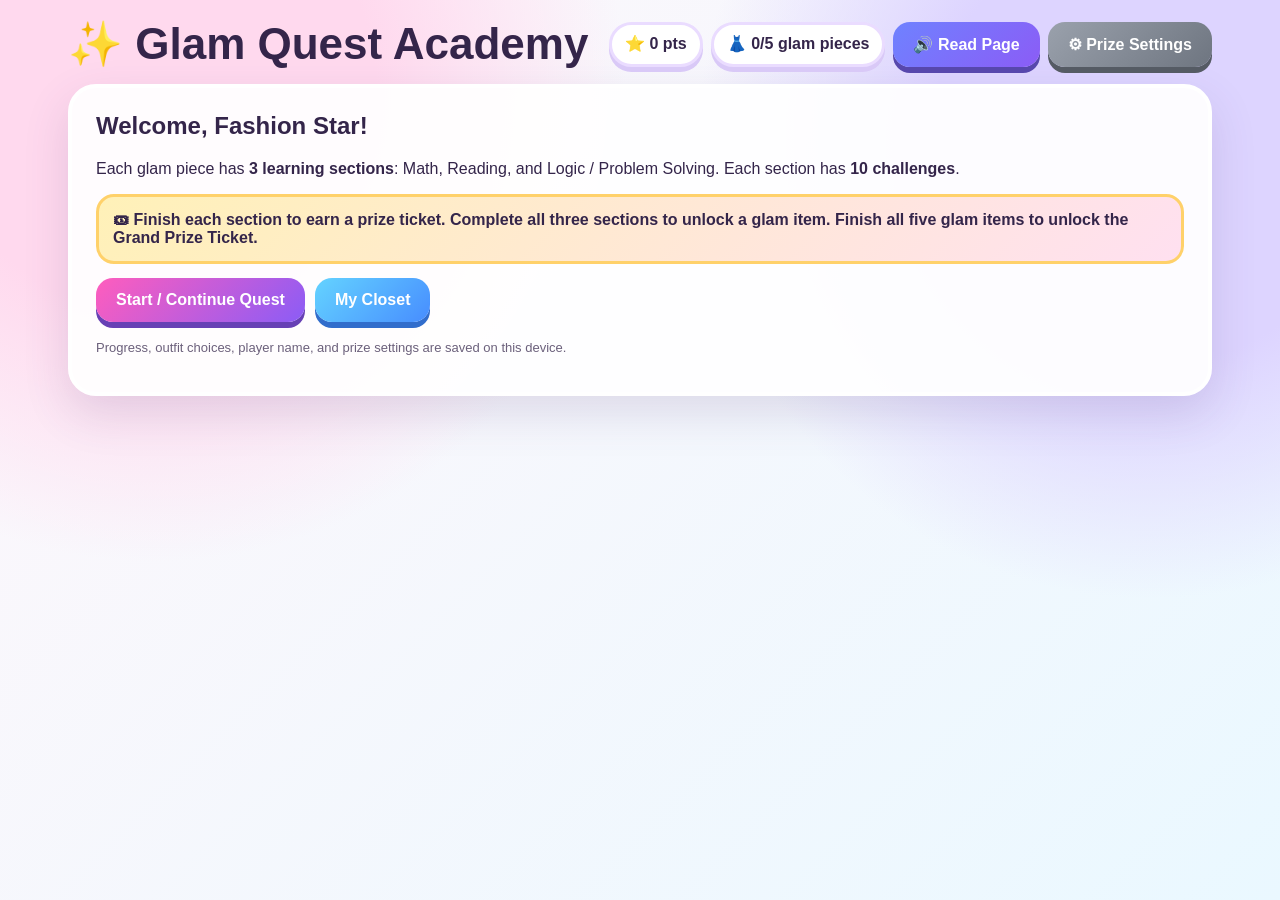
<file: worlds/glam/glam-quest-academy-v2.html>
<!DOCTYPE html>
<html lang="en">
<head>
<meta charset="UTF-8">
<meta name="viewport" content="width=device-width, initial-scale=1.0">
<title>Glam Quest Academy</title>
<style>
:root{--pink:#ff5dbd;--purple:#8b5cf6;--blue:#59c8ff;--gold:#ffd65a;--ink:#34254a;--good:#35c978;--bad:#ff6f75;--panel:#ffffffee}
*{box-sizing:border-box} body{margin:0;min-height:100vh;font-family:Arial,Helvetica,sans-serif;color:var(--ink);background:radial-gradient(circle at 12% 10%,#ffd9ee 0 16%,transparent 34%),radial-gradient(circle at 90% 16%,#ddd4ff 0 16%,transparent 33%),linear-gradient(135deg,#fff7fb,#eaf8ff)}
button,input{font:inherit}.wrap{max-width:1180px;margin:auto;padding:18px}.top{display:flex;gap:12px;justify-content:space-between;align-items:center;flex-wrap:wrap;margin-bottom:14px}.brand{font-size:clamp(26px,4vw,44px);font-weight:900}.stats{display:flex;gap:8px;flex-wrap:wrap}.pill{background:white;border:3px solid #eadcff;border-radius:999px;padding:9px 13px;font-weight:900;box-shadow:0 5px 0 #d9c9f7}.screen{display:none;background:var(--panel);padding:24px;border-radius:28px;box-shadow:0 18px 45px #5b3f7d28;border:4px solid #fff}.screen.active{display:block}h1,h2,h3{margin-top:0}.btn{border:0;border-radius:17px;padding:13px 20px;font-weight:900;cursor:pointer;color:#fff;background:linear-gradient(135deg,var(--pink),var(--purple));box-shadow:0 6px 0 #6740b5}.btn.secondary{background:linear-gradient(135deg,#64d3ff,#478dff);box-shadow:0 6px 0 #316dcc}.btn.good{background:linear-gradient(135deg,#4cdb91,#29b66e);box-shadow:0 6px 0 #1f8d58}.btn.gray{background:linear-gradient(135deg,#9aa1ac,#6e7580);box-shadow:0 6px 0 #555b64}.btn:disabled{opacity:.45;cursor:not-allowed}.grid{display:grid;grid-template-columns:repeat(auto-fit,minmax(210px,1fr));gap:16px}.card{background:#fff;border:3px solid #eadcff;border-radius:22px;padding:18px;box-shadow:0 9px 20px #4e36731c}.locked{opacity:.48}.stageCard:nth-child(1){background:#ffe3f2}.stageCard:nth-child(2){background:#e9e0ff}.stageCard:nth-child(3){background:#e2f6ff}.stageCard:nth-child(4){background:#fff2bd}.stageCard:nth-child(5){background:#e4f9e7}.progress{height:18px;background:#ede7f7;border-radius:999px;overflow:hidden;margin:14px 0}.progress>div{height:100%;background:linear-gradient(90deg,var(--pink),var(--purple),var(--blue));width:0;transition:.25s}.question{font-size:clamp(23px,3.5vw,36px);font-weight:900;margin:18px 0}.answers{display:grid;grid-template-columns:repeat(auto-fit,minmax(210px,1fr));gap:12px}.answer{background:white;border:3px solid #e4daf5;border-radius:17px;padding:16px;font-weight:800;text-align:left;cursor:pointer}.answer.correct{background:#ddf8e9;border-color:var(--good)}.answer.wrong{background:#ffe3e5;border-color:var(--bad)}.feedback{min-height:48px;margin-top:14px;font-size:18px;font-weight:800}.choiceGrid{display:grid;grid-template-columns:repeat(auto-fit,minmax(170px,1fr));gap:14px}.choice{border:4px solid #eadcff;border-radius:20px;background:white;padding:16px;cursor:pointer;text-align:center}.choice.selected{border-color:var(--pink);box-shadow:0 0 0 5px #ff5dbd28}.swatch{height:92px;border-radius:16px;margin-bottom:10px;border:3px solid #6a587d}.closet{display:grid;grid-template-columns:repeat(auto-fit,minmax(150px,1fr));gap:10px}.closetItem{background:#faf7ff;border:2px solid #e8def6;border-radius:16px;padding:12px;text-align:center}.avatar{width:260px;height:360px;margin:10px auto;position:relative;filter:drop-shadow(0 14px 12px #51386e33)}.part{position:absolute;border:4px solid #5c4d72}.head{width:116px;height:104px;left:72px;top:30px;background:#f0c5a1;border-radius:18px;z-index:3}.hair{width:126px;height:58px;left:67px;top:20px;background:#5b3e31;border-radius:28px 28px 12px 12px;z-index:5}.hair:after{content:"";position:absolute;left:18px;right:18px;bottom:-22px;height:28px;background:inherit;border-radius:0 0 18px 18px}.topPart{width:126px;height:112px;left:67px;top:134px;background:#ff5dbd;border-radius:15px;z-index:2}.bottomPart{width:126px;height:72px;left:67px;top:235px;background:#8ed9ff;border-radius:12px;z-index:1}.shoe{width:55px;height:34px;top:310px;background:#8b5cf6;border-radius:10px}.shoe.l{left:62px}.shoe.r{right:62px}.arm{width:34px;height:104px;top:143px;background:#f0c5a1;border-radius:12px;z-index:1}.arm.l{left:26px;transform:rotate(5deg)}.arm.r{right:26px;transform:rotate(-5deg)}.eye{position:absolute;width:10px;height:10px;background:#33283f;border-radius:50%;top:74px;z-index:6}.eye.l{left:105px}.eye.r{left:145px}.smile{position:absolute;width:38px;height:17px;border-bottom:5px solid #ba6077;border-radius:50%;top:91px;left:111px;z-index:6}.accessory{position:absolute;z-index:8}.ticket{border:4px dashed var(--purple);border-radius:24px;background:#fff;padding:24px;max-width:760px;margin:16px auto}.big{font-size:32px;font-weight:900;color:var(--purple)}.ticketLayout{display:grid;grid-template-columns:280px 1fr;gap:18px;align-items:center}.settingsRow{display:grid;grid-template-columns:220px 1fr;gap:10px;margin:10px 0;align-items:center}.settingsRow input{padding:10px;border:2px solid #d9cdec;border-radius:10px;width:100%}.tiny{font-size:13px;opacity:.72}.toolbar{display:flex;gap:10px;flex-wrap:wrap;margin:10px 0 18px}.sectionBadge{display:inline-block;padding:7px 12px;border-radius:999px;background:#f0e8ff;font-weight:900}.prizeBanner{background:linear-gradient(135deg,#fff1b8,#ffe0f0);border:3px solid #ffd16a;border-radius:18px;padding:14px;margin:14px 0;font-weight:800}.helpbar{display:flex;gap:10px;flex-wrap:wrap;margin:12px 0}.helpPanel{display:none;background:#fff7d7;border:3px solid #ffd568;border-radius:18px;padding:15px;margin:12px 0;font-weight:800;line-height:1.5}.helpPanel.show{display:block}.solutionPanel{background:#eaf8ff;border-color:#65c9ff}.timerText{font-size:14px;font-weight:900;opacity:.8}.retryBanner{display:none;background:#e6f8ec;border:3px solid #4bcf87;border-radius:16px;padding:11px;margin:10px 0;font-weight:900}.retryBanner.show{display:block}.speakBtn{background:linear-gradient(135deg,#6f82ff,#8b5cf6)!important;box-shadow:0 6px 0 #5747ad!important}.settingsRow input[type="checkbox"]{width:24px;height:24px}.helpSummary{background:#f4efff;border:2px solid #dfd3f2;border-radius:16px;padding:14px;margin:14px 0}.solveLocked{opacity:.55}
@media(max-width:720px){.ticketLayout{grid-template-columns:1fr}.settingsRow{grid-template-columns:1fr}.avatar{transform:scale(.9);transform-origin:top center}}
@media print{body *{visibility:hidden}.printable,.printable *{visibility:visible}.printable{position:absolute!important;left:0;top:0;width:100%;display:block!important;box-shadow:none!important;border:none!important}.noPrint{display:none!important}}
</style>
</head>
<body>
<div class="wrap">
  <div class="top">
    <div class="brand">✨ Glam Quest Academy</div>
    <div class="stats">
      <div class="pill">⭐ <span id="points">0</span> pts</div>
      <div class="pill">👗 <span id="earnedCount">0</span>/5 glam pieces</div>
      <button class="btn speakBtn noPrint" onclick="readActivePage()">🔊 Read Page</button>
      <button class="btn gray noPrint" onclick="openSettings()">⚙ Prize Settings</button>
    </div>
  </div>

  <section id="home" class="screen active">
    <h2>Welcome, <span id="playerNameHome">Fashion Star</span>!</h2>
    <p>Each glam piece has <strong>3 learning sections</strong>: Math, Reading, and Logic / Problem Solving. Each section has <strong>10 challenges</strong>.</p>
    <div class="prizeBanner">🎟 Finish each section to earn a prize ticket. Complete all three sections to unlock a glam item. Finish all five glam items to unlock the Grand Prize Ticket.</div>
    <div class="toolbar">
      <button class="btn" onclick="showMap()">Start / Continue Quest</button>
      <button class="btn secondary" onclick="openCloset()">My Closet</button>
    </div>
    <p class="tiny">Progress, outfit choices, player name, and prize settings are saved on this device.</p>
  </section>

  <section id="map" class="screen">
    <div class="toolbar"><button class="btn secondary" onclick="goHome()">← Home</button><button class="btn" onclick="openCloset()">My Closet</button></div>
    <h2>Glam Quest Map</h2>
    <div id="stageGrid" class="grid"></div>
  </section>

  <section id="stage" class="screen">
    <div class="toolbar"><button class="btn secondary" onclick="showMap()">← Quest Map</button></div>
    <h2 id="stageTitle"></h2>
    <p id="stageDesc"></p>
    <div id="sectionGrid" class="grid"></div>
  </section>

  <section id="quiz" class="screen">
    <div class="toolbar"><button class="btn secondary" onclick="openStage(currentStage)">← Back</button><button class="btn speakBtn" onclick="readCurrentQuestion()">🔊 Read Question</button></div>
    <span id="sectionBadge" class="sectionBadge"></span>
    <h2 id="quizTitle"></h2>
    <div id="retryBanner" class="retryBanner">🔁 Practice Try: You saw help on this one earlier. Solve it on your own now to earn the points.</div>
    <div class="progress"><div id="quizProgress"></div></div>
    <div id="question" class="question"></div>
    <div id="answers" class="answers"></div>
    <div id="helpBar" class="helpbar">
      <button id="hintBtn" class="btn secondary" onclick="showHint()">💡 Give Me a Hint</button>
      <button id="solveBtn" class="btn gray solveLocked" onclick="showSolution()" disabled>🧩 Show Me How</button>
      <span id="solveTimer" class="timerText"></span>
    </div>
    <div id="hintPanel" class="helpPanel"></div>
    <div id="solutionPanel" class="helpPanel solutionPanel"></div>
    <div id="feedback" class="feedback"></div>
    <button id="nextBtn" class="btn good" style="display:none" onclick="nextQuestion()">Next →</button>
  </section>

  <section id="earn" class="screen">
    <h2>🎉 Glam Piece Unlocked!</h2>
    <p id="earnText"></p>
    <div id="choiceGrid" class="choiceGrid"></div>
    <div class="toolbar"><button id="saveChoiceBtn" class="btn good" onclick="saveEarnedChoice()" disabled>Save to My Closet</button></div>
  </section>

  <section id="closet" class="screen">
    <div class="toolbar"><button class="btn secondary" onclick="showMap()">← Quest Map</button></div>
    <h2>My Closet & Final Glam Builder</h2>
    <p>Change any earned item whenever you want. Your selections are saved for the final runway and Grand Prize Ticket.</p>
    <div class="ticketLayout">
      <div><div id="closetAvatar"></div></div>
      <div><div id="closetControls"></div></div>
    </div>
    <div class="toolbar"><button id="runwayBtn" class="btn" onclick="showRunway()">Final Runway</button></div>
  </section>

  <section id="runway" class="screen">
    <h2>🌟 Final Glam Runway</h2>
    <div id="runwayAvatar"></div>
    <h3><span id="runwayName"></span>'s final look</h3>
    <p>You earned all five glam pieces and completed the full quest.</p>
    <div class="toolbar"><button class="btn" onclick="showGrandTicket()">Open Grand Prize Ticket 🎟</button><button class="btn secondary" onclick="openCloset()">Edit Outfit</button></div>
  </section>

  <section id="sectionTicket" class="screen printable">
    <div class="ticket">
      <div class="big">🎟 Glam Quest Prize Ticket</div>
      <h2 id="sectionTicketTitle"></h2>
      <p><strong>Player:</strong> <span id="sectionTicketName"></span></p>
      <p><strong>Quest:</strong> <span id="sectionTicketQuest"></span></p>
      <p><strong>Section:</strong> <span id="sectionTicketSection"></span></p>
      <p><strong>Score:</strong> <span id="sectionTicketScore"></span>/10</p>
      <p><strong>Learning help:</strong> <span id="sectionTicketHelp"></span></p>
      <p><strong>Prize:</strong> <span id="sectionTicketPrize"></span></p>
      <p><strong>Grandma / Grandpa Approval:</strong> ______________________________</p>
      <p class="tiny">Great work — keep going to unlock the next glam piece.</p>
    </div>
    <div class="toolbar noPrint"><button class="btn" onclick="window.print()">Print Ticket</button><button class="btn good" onclick="continueAfterTicket()">Continue Quest</button></div>
  </section>

  <section id="grandTicket" class="screen printable">
    <div class="ticket">
      <div class="big">🏆 GRAND PRIZE GLAM TICKET</div>
      <div class="ticketLayout">
        <div id="ticketAvatar"></div>
        <div>
          <h2><span id="grandName"></span> completed Glam Quest Academy!</h2>
          <p><strong>Total Style Points:</strong> <span id="grandPoints"></span></p>
          <p><strong>Grand Prize:</strong> <span id="grandPrizeText"></span></p>
          <p><strong>Grandma / Grandpa Approval:</strong><br><br>__________________________________</p>
          <p class="tiny">All 15 learning sections completed and all 5 glam pieces earned.</p>
        </div>
      </div>
    </div>
    <div class="toolbar noPrint"><button class="btn" onclick="window.print()">Print Grand Prize Ticket</button><button class="btn secondary" onclick="openCloset()">Back to Closet</button></div>
  </section>

  <section id="settings" class="screen">
    <div class="toolbar"><button class="btn secondary" onclick="goHome()">← Home</button></div>
    <h2>⚙ Prize & Player Settings</h2>
    <p>You can change these anytime. They are saved locally on this device.</p>
    <div class="settingsRow"><strong>Player name</strong><input id="setName"></div>
    <div id="prizeSettings"></div>
    <div class="settingsRow"><strong>Grand Prize</strong><input id="grandPrizeInput"></div>
    <div class="settingsRow"><strong>Auto-read directions</strong><input id="autoSpeakInput" type="checkbox"></div>
    <div id="helpSummary" class="helpSummary"></div>
    <div class="toolbar"><button class="btn good" onclick="saveSettings()">Save Settings</button><button class="btn gray" onclick="resetProgress()">Reset Game Progress</button></div>
  </section>
</div>

<script>
const readingSets = [[["Lena packed an umbrella before walking to school because dark clouds filled the sky. Why did she bring the umbrella?", ["She expected rain", "She wanted shade indoors", "She lost her backpack", "She was going swimming"], 0], ["Which word means almost the same as 'tiny'?", ["Huge", "Small", "Loud", "Fast"], 1], ["Maya finished her homework before turning on her game. What happened first?", ["She played the game", "She finished homework", "She went to bed", "She ate breakfast"], 1], ["The puppy dashed across the yard. What does 'dashed' mean?", ["Moved quickly", "Slept quietly", "Ate slowly", "Sat still"], 0], ["Nora put the ice cream in the freezer. Why?", ["To keep it cold", "To make it louder", "To dry it", "To make it heavier"], 0], ["Which sentence is a question?", ["The cat is soft.", "Where is my hat?", "I found a coin.", "Please close the door."], 1], ["Sam whispered in the library. Why was whispering a good choice?", ["Libraries are usually quiet", "He wanted everyone to hear", "He was outside", "He was singing"], 0], ["Choose the best title: 'Bees visit flowers and carry pollen from one flower to another.'", ["How Bees Help Flowers", "Why Dogs Bark", "Rainy Days", "A Trip to the Moon"], 0], ["What is the opposite of 'early'?", ["Late", "Fast", "Near", "Warm"], 0], ["Ava read the directions before starting the craft. Why?", ["To know what to do", "To make the paper wet", "To skip the craft", "To lose the glue"], 0]], [["Kai saved part of his allowance each week so he could buy a new book. What does this show?", ["Planning ahead", "Forgetting things", "Being late", "Giving up"], 0], ["Which word best completes: 'The soup was so ___ that I waited before taking a bite.'", ["hot", "square", "quiet", "tiny"], 0], ["Emma saw a trail of muddy paw prints leading to the couch. What can she infer?", ["A pet probably walked there", "It snowed inside", "The couch can talk", "The lights are broken"], 0], ["What is the main idea? 'Plants need sunlight, water, and air to grow well.'", ["What plants need to grow", "How to bake bread", "Why cars move", "How birds fly"], 0], ["Which word means the same as 'begin'?", ["Start", "Finish", "Hide", "Drop"], 0], ["Jordan wore boots because the sidewalk was covered in puddles. What caused Jordan to wear boots?", ["The puddles", "The sunshine", "A birthday", "A movie"], 0], ["Choose the sentence with the clearest order.", ["First wash your hands, then eat.", "Eat first, yesterday hands.", "Hands then maybe first.", "Wash after before eat."], 0], ["If a character 'grinned,' what did the character most likely do?", ["Smiled", "Cried", "Slept", "Ran"], 0], ["Which detail best supports the idea that it was cold outside?", ["Their breath looked like little clouds", "The grass was green", "A bird sang", "The sun was bright"], 0], ["Tara checked the clock twice before leaving. What was she probably concerned about?", ["Being on time", "Choosing a snack", "Finding a pencil", "Painting a picture"], 0]], [["Ben tried one idea, saw it did not work, and tried a different one. What skill is he using?", ["Problem solving", "Sleeping", "Guessing once", "Ignoring the problem"], 0], ["Which word is closest in meaning to 'careful'?", ["Cautious", "Wild", "Noisy", "Hungry"], 0], ["A sign says 'Wet Paint.' What is the smartest thing to do?", ["Avoid touching it", "Lean on it", "Rub it", "Cover it with paper"], 0], ["Mila reread a hard paragraph. Why might that help?", ["To understand it better", "To make the book heavier", "To change the words", "To skip the story"], 0], ["What is the main idea? 'Recycling turns used materials into new products and can reduce trash.'", ["Why recycling helps", "How to play soccer", "Why stars shine", "How to make soup"], 0], ["Which detail shows that Theo was excited?", ["He bounced on his toes and smiled", "He yawned and closed his eyes", "He whispered 'I'm bored'", "He put his head down"], 0], ["If 'fragile' is printed on a box, how should you handle it?", ["Carefully", "Roughly", "Throw it", "Stand on it"], 0], ["Choose the best conclusion: 'The power went out, and every lamp became dark.'", ["The lamps need electricity", "The lamps are broken forever", "It became daytime", "The room moved"], 0], ["Which sentence gives a reason?", ["I wore a coat because it was cold.", "The coat is blue.", "Put on your coat.", "Where is the coat?"], 0], ["Riley made a list before shopping. What benefit would a list provide?", ["Help remember needed items", "Make the store close", "Change the prices", "Make the cart faster"], 0]], [["A recipe says to bake for 20 minutes, but Mia checks it after only 5. What should she do?", ["Wait longer", "Throw it away", "Turn off the oven forever", "Add ice"], 0], ["Which word means almost the same as 'select'?", ["Choose", "Drop", "Break", "Hide"], 0], ["The class voted and most students chose the science museum. What does 'most' mean?", ["More than half", "Exactly one", "None", "Only the teacher"], 0], ["What is the best summary? 'Owls hunt mostly at night. Their eyes and hearing help them find prey in darkness.'", ["Owls are well suited for hunting at night", "Owls only eat plants", "Owls cannot see", "Owls sleep all night"], 0], ["If someone is 'patient,' what are they good at doing?", ["Waiting calmly", "Running fastest", "Speaking loudest", "Eating quickly"], 0], ["A map key shows a blue line means river. You see a blue line across the map. What is it?", ["A river", "A road", "A school", "A mountain"], 0], ["Which statement is an opinion?", ["Chocolate ice cream is the best flavor", "Water freezes when cold enough", "A week has seven days", "Dogs are mammals"], 0], ["Why do instructions often use numbered steps?", ["To show the correct order", "To make them harder", "To hide information", "To change the topic"], 0], ["A character keeps practicing after making mistakes. Which trait fits best?", ["Persistent", "Careless", "Lazy", "Confused"], 0], ["Which sentence best predicts what happens next? 'The sky darkened, thunder rumbled, and wind picked up.'", ["A storm may begin", "It will snow inside", "The sun will get brighter instantly", "Everyone will go swimming"], 0]], [["Ava notices two clues point to the same answer. What should she do?", ["Use both clues to support her choice", "Ignore both clues", "Pick randomly", "Stop reading"], 0], ["Which word means the opposite of 'include'?", ["Exclude", "Add", "Join", "Collect"], 0], ["What is the author's purpose in a set of game instructions?", ["To explain how to play", "To tell a fairy tale", "To sell a car", "To describe a pet"], 0], ["A paragraph compares bicycles and scooters. Which text structure is being used?", ["Compare and contrast", "Cause and effect only", "Sequence only", "Question and answer only"], 0], ["If an answer seems wrong, what is a strong next step?", ["Check the evidence again", "Erase the whole page", "Guess faster", "Ignore the question"], 0], ["A headline says 'School Garden Produces 200 Pounds of Vegetables.' What is the article likely about?", ["The success of a school garden", "A basketball game", "A space launch", "A new video game"], 0], ["Which detail is most relevant to choosing shoes for hiking?", ["They have good grip", "They come in a fancy box", "The store has music", "The laces are long"], 0], ["What is a synonym for 'solution'?", ["Answer", "Problem", "Question", "Mistake"], 0], ["If two sources give different facts, what should you do?", ["Check which source is more reliable", "Believe the first one automatically", "Ignore both", "Pick the funnier one"], 0], ["A character gives up a turn so a younger child can play. Which trait does that show?", ["Kindness", "Jealousy", "Carelessness", "Fear"], 0]]];
const logicSets = [[["What comes next? 3, 6, 9, 12, ___", ["13", "14", "15", "18"], 2], ["Ava is taller than Mia. Mia is taller than Zoe. Who is shortest?", ["Ava", "Mia", "Zoe", "Cannot know"], 2], ["You have 3 red blocks, 3 blue blocks, and 3 green blocks. How many blocks total?", ["6", "9", "12", "3"], 1], ["Which item does not belong?", ["Spoon", "Fork", "Plate", "Shoe"], 3], ["If all glims are shiny and this object is a glim, what must be true?", ["It is shiny", "It is heavy", "It is blue", "It can fly"], 0], ["You need to carry water without spilling it. Which tool is best?", ["Cup", "Fork", "Paper towel", "Pencil"], 0], ["Pattern: circle, square, circle, square, ___", ["Triangle", "Circle", "Star", "Heart"], 1], ["You have to be at school by 8:00. It takes 20 minutes to get there. What is a smart plan?", ["Leave before 7:40", "Leave at 8:05", "Wait until 8:00 to pack", "Ignore the clock"], 0], ["A tower keeps falling because the bottom is narrow. What change is most likely to help?", ["Make the base wider", "Make the top heavier", "Push it sideways", "Use fewer bottom blocks"], 0], ["Which number is missing? 5, 10, 15, __, 25", ["18", "20", "22", "30"], 1]], [["You have $12. You want a $7 book and a $4 pen set. Can you buy both?", ["Yes, with $1 left", "No, short $1", "Yes, with $5 left", "No, short $5"], 0], ["If you turn left, then left again, then left again, which turn gets you back facing the starting direction?", ["One more left", "One right", "No turn", "Two rights"], 0], ["Which comes first when making toast?", ["Put bread in toaster", "Spread butter after it pops", "Eat the toast", "Wash the plate after"], 0], ["A bag has only red and blue marbles. You pull out a green marble. What does that tell you?", ["The information was wrong", "Green is the same as blue", "The bag is empty", "Nothing"], 0], ["Which number is odd?", ["14", "22", "31", "48"], 2], ["You have 20 minutes and two tasks that take 8 and 7 minutes. Is there enough time?", ["Yes, 5 minutes left", "No, need 5 more", "Exactly enough", "Cannot know"], 0], ["Which shape has no corners?", ["Circle", "Square", "Triangle", "Rectangle"], 0], ["If every zorp has wings, and Lumo has no wings, can Lumo be a zorp?", ["No", "Yes", "Always", "Only on Tuesday"], 0], ["Pattern: 1, 2, 4, 8, ___", ["10", "12", "16", "18"], 2], ["You are choosing a route. Route A is 4 blocks. Route B is 7 blocks. Which is shorter?", ["Route A", "Route B", "Same", "Cannot tell"], 0]], [["A recipe needs 2 eggs per batch. How many eggs for 3 batches?", ["4", "5", "6", "8"], 2], ["The red key opens the red box. The blue key opens the blue box. Which key opens the red box?", ["Red", "Blue", "Both", "Neither"], 0], ["If today is Wednesday, what day is two days later?", ["Thursday", "Friday", "Saturday", "Monday"], 1], ["Which is the best first step when a device does not turn on?", ["Check the power", "Throw it away", "Hit it", "Buy another immediately"], 0], ["A code repeats A-B-C-A-B-C. What comes next?", ["A", "B", "C", "D"], 0], ["There are 4 tables with 3 chairs each. How many chairs?", ["7", "10", "12", "14"], 2], ["You have one flashlight and the room is dark. What problem does the flashlight solve?", ["It helps you see", "It makes food cold", "It tells time", "It unlocks doors"], 0], ["Which is most useful for measuring the length of a desk?", ["Ruler", "Thermometer", "Clock", "Cup"], 0], ["If a train leaves at 2:00 and the trip takes 1 hour, when does it arrive?", ["2:30", "3:00", "4:00", "1:00"], 1], ["You try a puzzle piece and it does not fit. What is a smart next move?", ["Try a different piece", "Force it until it breaks", "Quit immediately", "Hide the puzzle"], 0]], [["A jar holds 24 beads. You use 6. How many remain?", ["16", "18", "20", "30"], 1], ["Which plan is safest for crossing a street?", ["Use a crosswalk and look both ways", "Run without looking", "Follow a ball into the road", "Cross between parked cars"], 0], ["If 2 pencils cost $4, what is the cost of 1 pencil?", ["$1", "$2", "$3", "$4"], 1], ["A clock says 3:30. Which phrase matches?", ["Half past three", "Quarter past three", "Half past four", "Three o'clock"], 0], ["Which pattern rule fits 2, 5, 8, 11?", ["Add 3", "Add 2", "Double", "Subtract 3"], 0], ["A box is labeled 'Books Only.' Which item belongs?", ["Novel", "Shoe", "Apple", "Toy car"], 0], ["You have 15 stickers and give 5 each to two friends. How many are left?", ["0", "5", "10", "15"], 1], ["Which tool helps you find north?", ["Compass", "Thermometer", "Scale", "Calculator"], 0], ["If the first bus is full, what is a reasonable backup plan?", ["Wait for the next bus", "Stand in the road", "Walk into traffic", "Ignore where you need to go"], 0], ["Three clues all point to the same answer. What does that usually do?", ["Makes the answer stronger", "Makes the answer impossible", "Means clues do not matter", "Proves the opposite"], 0]], [["A store offers 3 shirts for $15. What is the average cost per shirt?", ["$3", "$5", "$10", "$15"], 1], ["Which piece of information matters most when choosing an umbrella?", ["Whether it keeps rain off", "The box color", "The cashier's shoes", "The music in the store"], 0], ["A puzzle says exactly one door is safe. Door A is not safe, Door B is safe. Which should you choose?", ["Door B", "Door A", "Both", "Neither"], 0], ["If 5 machines each make 2 parts, how many parts are made total?", ["7", "10", "12", "25"], 1], ["Which step should happen last when sending a letter?", ["Put it in the mailbox", "Write the message", "Address the envelope", "Put the letter in the envelope"], 0], ["A battery-powered toy stops working. The batteries are dead. What is the most direct fix?", ["Replace or recharge the batteries", "Paint the toy", "Change its name", "Put it in a drawer"], 0], ["Pattern: 20, 18, 16, 14, ___", ["13", "12", "10", "8"], 1], ["You have 30 minutes before leaving. Shower takes 10 minutes and packing takes 15. Is there time for both?", ["Yes, 5 minutes left", "No, short 5", "Exactly 30 each", "Cannot know"], 0], ["A rule says 'If it rains, practice moves indoors.' It is raining. Where should practice be?", ["Indoors", "Outside", "Canceled automatically", "At the store"], 0], ["What is the strongest way to solve a hard problem?", ["Break it into smaller parts", "Guess once", "Avoid it forever", "Rush"], 0]]];

const stages=[
  {name:"Hair Studio",icon:"💇",piece:"Hair",desc:"Complete Math, Reading, and Logic to unlock a hairstyle."},
  {name:"Outfit Studio",icon:"👗",piece:"Top / Dress",desc:"Complete three fresh learning sections to unlock a top or dress."},
  {name:"Bottoms Boutique",icon:"🩳",piece:"Bottom",desc:"Complete another round of learning challenges to unlock a bottom."},
  {name:"Shoe Shop",icon:"👟",piece:"Shoes",desc:"Complete three more sections to unlock shoes."},
  {name:"Accessory Bar",icon:"💎",piece:"Accessory",desc:"Finish the final three sections to unlock an accessory and the Grand Prize."}
];

const glamChoices=[
  [
    {name:"Pink Waves",color:"#ff74c8",style:"waves"},
    {name:"Purple Bob",color:"#a873ff",style:"bob"},
    {name:"Golden Pony",color:"#f0bd55",style:"pony"},
    {name:"Midnight Glam",color:"#453255",style:"long"}
  ],
  [
    {name:"Sparkle Pink",color:"#ff5dbd"},
    {name:"Royal Purple",color:"#8b5cf6"},
    {name:"Sky Pop",color:"#55c9ff"},
    {name:"Golden Star",color:"#ffd65a"}
  ],
  [
    {name:"Denim Blue",color:"#6eaef5"},
    {name:"Lavender",color:"#b49cff"},
    {name:"Pink Pop",color:"#ff9ad2"},
    {name:"Mint Glam",color:"#79dcb1"}
  ],
  [
    {name:"Purple High-Tops",color:"#8b5cf6"},
    {name:"Pink Boots",color:"#ff6dbf"},
    {name:"Blue Sneakers",color:"#59c8ff"},
    {name:"Gold Shoes",color:"#e7b841"}
  ],
  [
    {name:"Star Crown",color:"#ffd65a",kind:"crown"},
    {name:"Heart Glasses",color:"#ff5dbd",kind:"glasses"},
    {name:"Purple Bow",color:"#9d6cff",kind:"bow"},
    {name:"Blue Gem",color:"#55c9ff",kind:"gem"}
  ]
];

let defaultState={
 name:"Fashion Star",points:0,
 completed:Array.from({length:5},()=>[false,false,false]),
 scores:Array.from({length:5},()=>[null,null,null]),
 earned:[false,false,false,false,false],
 choices:[null,null,null,null,null],
 prizes:Array.from({length:5},(_,i)=>["Small Prize","Small Prize","Small Prize"]),
 grandPrize:"Grand Prize",autoSpeak:true,
 helpStats:{hintsUsed:0,solvesUsed:0,retriesRecovered:0,retriesRequired:0},helpLog:[],
 currentStage:0,currentSection:0,currentQuestion:0,quizScore:0,
 ticketReturn:null
};
let state=JSON.parse(JSON.stringify(defaultState));
let currentStage=0,currentSection=0,currentQuestions=[],currentAnswerLocked=false,pendingChoice=null;
let hintShownAt=null,solveTimerId=null,solveUsedForCurrent=false;
const SOLVE_DELAY_MS=180000;

function load(){
 const s=localStorage.getItem("glamQuestV2");
 if(s){try{state=Object.assign(JSON.parse(JSON.stringify(defaultState)),JSON.parse(s));}catch(e){}}
 if(!state.prizes||state.prizes.length!==5) state.prizes=JSON.parse(JSON.stringify(defaultState.prizes));
 if(!state.helpStats) state.helpStats=JSON.parse(JSON.stringify(defaultState.helpStats));
 if(!state.helpLog) state.helpLog=[];
 if(state.autoSpeak===undefined) state.autoSpeak=true;
 updateStats();
}
function save(){localStorage.setItem("glamQuestV2",JSON.stringify(state));updateStats();}
function screen(id){document.querySelectorAll(".screen").forEach(x=>x.classList.remove("active"));document.getElementById(id).classList.add("active");window.scrollTo(0,0);if(state.autoSpeak&&id!=="quiz")setTimeout(()=>speakText(screenInstructions[id]||""),120)}
const screenInstructions={
 home:"Welcome to Glam Quest Academy. Choose Start or Continue Quest to play, or My Closet to see the glam items you have earned.",
 map:"This is the Glam Quest map. Choose an unlocked fashion studio to continue your quest.",
 stage:"Choose Math, Reading, or Logic and Problem Solving. Complete all three sections to earn a glam piece.",
 earn:"Great job. You unlocked a glam piece. Choose the style you like best, then save it to your closet.",
 closet:"This is your closet. You can change any glam item you have earned. When all five pieces are earned, you can walk the final runway.",
 runway:"You completed the Glam Quest. Review your final look and open your Grand Prize Ticket when you are ready.",
 sectionTicket:"You finished this learning section. You can print your prize ticket, then continue the quest.",
 grandTicket:"Congratulations. This is your Grand Prize Ticket with the character you created.",
 settings:"This is the grown-up settings page for player name, prizes, reading directions, and learning help information."
};
function speakText(text){if(!text||!("speechSynthesis" in window))return;window.speechSynthesis.cancel();let u=new SpeechSynthesisUtterance(text);u.rate=.9;u.pitch=1.05;window.speechSynthesis.speak(u)}
function readActivePage(){let active=document.querySelector(".screen.active");if(!active)return;let id=active.id;if(id==="quiz"){readCurrentQuestion();return;}speakText(screenInstructions[id]||active.innerText)}
function readCurrentQuestion(){let q=currentQuestions[state.currentQuestion];if(!q)return;let choices=q.a.map((x,i)=>`Choice ${i+1}: ${x}`).join(". ");speakText(`${q.q}. ${choices}`)}
function updateStats(){document.getElementById("points").textContent=state.points;document.getElementById("earnedCount").textContent=state.earned.filter(Boolean).length;document.getElementById("playerNameHome").textContent=state.name}
function goHome(){updateStats();screen("home")}
function showMap(){renderMap();screen("map")}
function renderMap(){
 let g=document.getElementById("stageGrid");g.innerHTML="";
 stages.forEach((s,i)=>{
  let unlocked=i===0||state.earned[i-1]||state.earned[i];
  let done=state.earned[i];
  let c=document.createElement("div");c.className="card stageCard"+(unlocked?"":" locked");
  c.innerHTML=`<h3>${s.icon} ${s.name}</h3><p>${s.desc}</p><p><strong>${done?"✅ Glam earned":unlocked?"🔓 Ready":"🔒 Locked"}</strong></p><button class="btn secondary" ${unlocked?"":"disabled"} onclick="openStage(${i})">${done?"Open / Replay":"Enter"}</button>`;
  g.appendChild(c);
 });
}
function openStage(i){
 currentStage=i; state.currentStage=i;
 document.getElementById("stageTitle").textContent=`${stages[i].icon} ${stages[i].name}`;
 document.getElementById("stageDesc").textContent=stages[i].desc;
 let g=document.getElementById("sectionGrid");g.innerHTML="";
 ["Math","Reading","Logic / Problem Solving"].forEach((name,sec)=>{
  let unlocked=sec===0||state.completed[i][sec-1]||state.completed[i][sec];
  let done=state.completed[i][sec];
  let score=state.scores[i][sec];
  let c=document.createElement("div");c.className="card"+(unlocked?"":" locked");
  c.innerHTML=`<h3>${sec===0?"➗":sec===1?"📚":"🧠"} ${name}</h3><p>10 challenges</p><p>${done?`✅ Complete — ${score}/10`:unlocked?"🔓 Ready":"🔒 Locked"}</p><button class="btn" ${unlocked?"":"disabled"} onclick="startSection(${sec})">${done?"Replay":"Start"}</button>`;
  g.appendChild(c);
 });
 if(state.completed[i].every(Boolean) && !state.earned[i]){
  let c=document.createElement("div");c.className="card";
  c.innerHTML=`<h3>🎁 Choose Your ${stages[i].piece}</h3><p>All 3 sections are complete.</p><button class="btn good" onclick="showEarn(${i})">Choose Glam Piece</button>`;
  g.appendChild(c);
 }
 screen("stage");
}
function mathSet(stage){
 let q=[];
 for(let n=0;n<10;n++){
  let type=(stage+n)%5, a=0,b=0,ans=0,text="",opts=[],hint="",solve="";
  if(type===0){a=12+stage*5+n;b=4+(n%7);ans=a+b;text=`What is ${a} + ${b}?`;hint=`Start at ${a} and count up ${b} more.`;solve=`We are adding. Start with ${a}. Add ${b} more. ${a} plus ${b} equals ${ans}.`;}
  if(type===1){a=28+stage*6+n;b=5+(n%8);ans=a-b;text=`What is ${a} - ${b}?`;hint=`Start at ${a} and count backward ${b}.`;solve=`We are subtracting. Start with ${a}. Take away ${b}. ${a} minus ${b} equals ${ans}.`;}
  if(type===2){a=2+((n+stage)%7);b=2+((n*2+stage)%6);ans=a*b;text=`What is ${a} × ${b}?`;hint=`Think of ${a} equal groups with ${b} in each group.`;solve=`Multiplication means equal groups. ${a} groups of ${b} makes ${ans}. So ${a} times ${b} equals ${ans}.`;}
  if(type===3){b=2+((n+stage)%6);ans=2+((n*2+stage)%7);a=b*ans;text=`${a} sparkle gems are shared equally among ${b} friends. How many does each friend get?`;hint=`Share ${a} into ${b} equal groups.`;solve=`This is division. ${a} divided by ${b} equals ${ans}, because ${b} times ${ans} equals ${a}. Each friend gets ${ans}.`;}
  if(type===4){a=20+stage*10+n*3;b=5+((n+2)%9);ans=a-b;text=`You have ${a} style coins and spend ${b}. How many remain?`;hint=`You started with ${a}. Spending means subtract ${b}.`;solve=`Start with ${a} style coins and take away the ${b} you spent. ${a} minus ${b} equals ${ans}. You have ${ans} left.`;}
  let wrong=[ans+2,Math.max(0,ans-2),ans+5];
  opts=[ans,...wrong].map(String).sort(()=>Math.random()-.5);
  q.push({id:`m-${stage}-${n}`,q:text,a:opts,correct:opts.indexOf(String(ans)),hint,solve});
 }
 return q;
}
function bankFor(stage,sec){
 if(sec===0)return mathSet(stage);
 let src=sec===1?readingSets[stage]:logicSets[stage];
 return src.map((x,n)=>({id:`${sec===1?"r":"l"}-${stage}-${n}`,q:x[0],a:x[1],correct:x[2],hint:sec===1?"Read the sentence again slowly and look for the words that give you the answer.":"Use the clues one at a time. Cross out choices that do not fit.",solve:sec===1?"":`Let's use the clues. ${x[0]} The choice that fits the clues best is: ${x[1][x[2]]}.`}));
}
function startSection(sec){
 currentSection=sec; state.currentSection=sec; state.currentQuestion=0; state.quizScore=0;
 currentQuestions=bankFor(currentStage,sec); currentAnswerLocked=false; hintShownAt=null;solveUsedForCurrent=false;clearSolveTimer();
 document.getElementById("quizTitle").textContent=stages[currentStage].name;
 document.getElementById("sectionBadge").textContent=["➗ Math","📚 Reading","🧠 Logic / Problem Solving"][sec];
 renderQuestion();screen("quiz");
}
function clearSolveTimer(){if(solveTimerId){clearInterval(solveTimerId);solveTimerId=null;}}
function updateSolveTimer(){
 const btn=document.getElementById("solveBtn"),label=document.getElementById("solveTimer");
 if(!btn||!label||!hintShownAt)return;
 const remain=Math.max(0,SOLVE_DELAY_MS-(Date.now()-hintShownAt));
 if(remain<=0){btn.disabled=false;btn.classList.remove("solveLocked");label.textContent="Show Me How is ready.";clearSolveTimer();return;}
 const min=Math.floor(remain/60000),sec=Math.ceil((remain%60000)/1000);label.textContent=`Show Me How unlocks in ${min}:${String(sec).padStart(2,"0")}`;
}
function renderQuestion(){
 let i=state.currentQuestion,q=currentQuestions[i];
 clearSolveTimer();hintShownAt=null;solveUsedForCurrent=false;
 const total=Math.max(10,currentQuestions.length);
 document.getElementById("quizProgress").style.width=(Math.min((i+1)/total,1)*100)+"%";
 document.getElementById("question").textContent=q.isRetry?`Practice Try: ${q.q}`:`${Math.min(i+1,10)}. ${q.q}`;
 document.getElementById("retryBanner").classList.toggle("show",!!q.isRetry);
 let a=document.getElementById("answers");a.innerHTML="";currentAnswerLocked=false;
 q.a.forEach((t,idx)=>{let b=document.createElement("button");b.className="answer";b.textContent=t;b.onclick=()=>answer(idx,b);a.appendChild(b)});
 document.getElementById("feedback").textContent="";document.getElementById("nextBtn").style.display="none";
 document.getElementById("hintPanel").classList.remove("show");document.getElementById("solutionPanel").classList.remove("show");
 const helpBar=document.getElementById("helpBar"),hintBtn=document.getElementById("hintBtn"),solveBtn=document.getElementById("solveBtn"),timer=document.getElementById("solveTimer");
 const helpEnabled=currentSection===0||currentSection===2;
 helpBar.style.display=helpEnabled?"flex":"none";
 hintBtn.disabled=false;solveBtn.disabled=true;solveBtn.classList.add("solveLocked");timer.textContent=helpEnabled?"Use a hint first. Show Me How becomes available 3 minutes later.":"";
 if(state.autoSpeak)setTimeout(()=>readCurrentQuestion(),150);
}
function showHint(){
 if(currentAnswerLocked)return;let q=currentQuestions[state.currentQuestion];
 if(!hintShownAt){hintShownAt=Date.now();state.helpStats.hintsUsed++;state.helpLog.push({type:"hint",stage:currentStage,section:currentSection,question:q.id,time:new Date().toISOString()});save();solveTimerId=setInterval(updateSolveTimer,1000);}
 document.getElementById("hintPanel").textContent=`💡 Hint: ${q.hint}`;document.getElementById("hintPanel").classList.add("show");updateSolveTimer();speakText(`Hint. ${q.hint}`);
}
function showSolution(){
 if(currentAnswerLocked||!hintShownAt||Date.now()-hintShownAt<SOLVE_DELAY_MS)return;
 let q=currentQuestions[state.currentQuestion];solveUsedForCurrent=true;state.helpStats.solvesUsed++;state.helpLog.push({type:"solve",stage:currentStage,section:currentSection,question:q.id,time:new Date().toISOString()});save();
 document.getElementById("solutionPanel").textContent=`🧩 Let's solve it together: ${q.solve||(`The best answer is ${q.a[q.correct]}.`)}`;document.getElementById("solutionPanel").classList.add("show");speakText(q.solve||`The answer is ${q.a[q.correct]}.`);
}
function queueRetry(q){
 const retry={...q,a:[...q.a],isRetry:true,retryOf:q.retryOf||q.id};
 currentQuestions.push(retry);state.helpStats.retriesRequired++;
}
function answer(idx,btn){
 if(currentAnswerLocked)return;currentAnswerLocked=true;clearSolveTimer();
 let q=currentQuestions[state.currentQuestion],buttons=[...document.querySelectorAll(".answer")];
 const correct=idx===q.correct;
 if(correct){
   btn.classList.add("correct");
   if(solveUsedForCurrent){queueRetry(q);document.getElementById("feedback").textContent="✅ That's the answer. Because we used Show Me How, this problem will come back at the end. Solve it on your own then to earn the points.";}
   else{state.quizScore++;state.points+=10;if(q.isRetry){state.helpStats.retriesRecovered++;state.helpLog.push({type:"retry-success",stage:currentStage,section:currentSection,question:q.retryOf,time:new Date().toISOString()});document.getElementById("feedback").textContent="🌟 You solved it on your own this time! +10 Style Points";}else{document.getElementById("feedback").textContent="✅ Correct! +10 Style Points";}}
 }else{
   btn.classList.add("wrong");buttons[q.correct].classList.add("correct");state.points+=3;
   if(q.isRetry||solveUsedForCurrent){queueRetry(q);document.getElementById("feedback").textContent=`💡 Nice try. ${q.hint} We'll practice this one again before the section ends. +3 effort points`;}
   else{document.getElementById("feedback").textContent=`💡 Nice try. ${q.hint} +3 effort points`;}
 }
 save();document.getElementById("nextBtn").style.display="inline-block";
}
function nextQuestion(){
 if(state.currentQuestion<currentQuestions.length-1){state.currentQuestion++;renderQuestion();return;}
 let wasDone=state.completed[currentStage][currentSection];
 if(!wasDone){state.completed[currentStage][currentSection]=true;state.scores[currentStage][currentSection]=state.quizScore;}
 else{state.scores[currentStage][currentSection]=Math.max(state.scores[currentStage][currentSection]||0,state.quizScore);}
 if(state.quizScore>=9)state.points+=25;
 save();showSectionTicket(currentStage,currentSection,state.quizScore);
}
function showSectionTicket(stage,sec,score){
 state.ticketReturn={stage,sec};
 document.getElementById("sectionTicketTitle").textContent=score>=9?"🌟 Bonus-Star Section Complete!":"Section Complete!";
 document.getElementById("sectionTicketName").textContent=state.name;
 document.getElementById("sectionTicketQuest").textContent=stages[stage].name;
 document.getElementById("sectionTicketSection").textContent=["Math","Reading","Logic / Problem Solving"][sec];
 document.getElementById("sectionTicketScore").textContent=score;
 let logs=state.helpLog.filter(x=>x.stage===stage&&x.section===sec),hints=logs.filter(x=>x.type==="hint").length,solves=logs.filter(x=>x.type==="solve").length,recovered=logs.filter(x=>x.type==="retry-success").length;
 document.getElementById("sectionTicketHelp").textContent=`${hints} hint${hints===1?"":"s"}, ${solves} Show Me How use${solves===1?"":"s"}, ${recovered} practice problem${recovered===1?"":"s"} solved independently`;
 document.getElementById("sectionTicketPrize").textContent=state.prizes[stage][sec]||"Prize";
 screen("sectionTicket");
}
function continueAfterTicket(){
 let {stage}=state.ticketReturn||{stage:currentStage};
 if(state.completed[stage].every(Boolean)&&!state.earned[stage])showEarn(stage); else openStage(stage);
}
function showEarn(stage){
 currentStage=stage;pendingChoice=state.choices[stage];
 document.getElementById("earnText").textContent=`You completed all three learning sections in ${stages[stage].name}. Pick one ${stages[stage].piece} for your closet.`;
 let g=document.getElementById("choiceGrid");g.innerHTML="";
 glamChoices[stage].forEach((c,i)=>{let d=document.createElement("div");d.className="choice"+(pendingChoice===i?" selected":"");d.onclick=()=>selectPending(i);d.innerHTML=`<div class="swatch" style="background:${c.color}"></div><strong>${c.name}</strong>`;g.appendChild(d)});
 document.getElementById("saveChoiceBtn").disabled=pendingChoice===null;screen("earn");
}
function selectPending(i){pendingChoice=i;[...document.querySelectorAll("#choiceGrid .choice")].forEach((x,n)=>x.classList.toggle("selected",n===i));document.getElementById("saveChoiceBtn").disabled=false}
function saveEarnedChoice(){state.choices[currentStage]=pendingChoice;state.earned[currentStage]=true;save();openCloset()}
function avatarHTML(size="normal"){
 let sel=state.choices;
 let hair=sel[0]!=null?glamChoices[0][sel[0]].color:"#5b3e31";
 let top=sel[1]!=null?glamChoices[1][sel[1]].color:"#ff5dbd";
 let bottom=sel[2]!=null?glamChoices[2][sel[2]].color:"#8ed9ff";
 let shoe=sel[3]!=null?glamChoices[3][sel[3]].color:"#8b5cf6";
 let acc=sel[4]!=null?glamChoices[4][sel[4]]:null;
 let accessory="";
 if(acc){
  if(acc.kind==="crown")accessory=`<div class="accessory" style="left:92px;top:0;font-size:46px">👑</div>`;
  if(acc.kind==="glasses")accessory=`<div class="accessory" style="left:93px;top:68px;font-size:38px">💗</div>`;
  if(acc.kind==="bow")accessory=`<div class="accessory" style="left:166px;top:24px;font-size:38px">🎀</div>`;
  if(acc.kind==="gem")accessory=`<div class="accessory" style="left:110px;top:144px;font-size:34px">💎</div>`;
 }
 return `<div class="avatar"><div class="part hair" style="background:${hair}"></div><div class="part head"></div><div class="eye l"></div><div class="eye r"></div><div class="smile"></div><div class="part topPart" style="background:${top}"></div><div class="part bottomPart" style="background:${bottom}"></div><div class="part arm l"></div><div class="part arm r"></div><div class="part shoe l" style="background:${shoe}"></div><div class="part shoe r" style="background:${shoe}"></div>${accessory}</div>`;
}
function openCloset(){
 document.getElementById("closetAvatar").innerHTML=avatarHTML();
 let controls=document.getElementById("closetControls");controls.innerHTML="";
 stages.forEach((s,stage)=>{
  let box=document.createElement("div");box.className="card";box.style.marginBottom="10px";
  if(!state.earned[stage])box.innerHTML=`<strong>${s.piece}</strong><p>🔒 Not earned yet</p>`;
  else{
   let opts=glamChoices[stage].map((c,i)=>`<option value="${i}" ${state.choices[stage]===i?"selected":""}>${c.name}</option>`).join("");
   box.innerHTML=`<strong>${s.piece}</strong><p><select onchange="changeCloset(${stage},this.value)" style="width:100%;padding:10px;border-radius:10px">${opts}</select></p>`;
  }
  controls.appendChild(box);
 });
 document.getElementById("runwayBtn").disabled=!state.earned.every(Boolean);screen("closet");
}
function changeCloset(stage,val){state.choices[stage]=Number(val);save();document.getElementById("closetAvatar").innerHTML=avatarHTML()}
function showRunway(){if(!state.earned.every(Boolean))return;document.getElementById("runwayAvatar").innerHTML=avatarHTML();document.getElementById("runwayName").textContent=state.name;screen("runway")}
function showGrandTicket(){document.getElementById("ticketAvatar").innerHTML=avatarHTML();document.getElementById("grandName").textContent=state.name;document.getElementById("grandPoints").textContent=state.points;document.getElementById("grandPrizeText").textContent=state.grandPrize||"Grand Prize";screen("grandTicket")}
function openSettings(){
 document.getElementById("setName").value=state.name;
 let d=document.getElementById("prizeSettings");d.innerHTML="";
 stages.forEach((s,i)=>["Math","Reading","Logic / Problem Solving"].forEach((sec,j)=>{
  let row=document.createElement("div");row.className="settingsRow";row.innerHTML=`<strong>${s.name} — ${sec}</strong><input id="prize_${i}_${j}" value="${(state.prizes[i][j]||"").replace(/"/g,"&quot;")}">`;d.appendChild(row)
 }));
 document.getElementById("grandPrizeInput").value=state.grandPrize||"";document.getElementById("autoSpeakInput").checked=state.autoSpeak!==false;
 document.getElementById("helpSummary").innerHTML=`<strong>Learning Help Summary</strong><p>Hints used: ${state.helpStats.hintsUsed}<br>Show Me How used: ${state.helpStats.solvesUsed}<br>Practice retries earned back: ${state.helpStats.retriesRecovered}</p><p class="tiny">When Show Me How is used, the problem returns later. Points are awarded only when it is solved independently.</p>`;screen("settings")
}
function saveSettings(){
 state.name=document.getElementById("setName").value.trim()||"Fashion Star";
 stages.forEach((s,i)=>[0,1,2].forEach(j=>state.prizes[i][j]=document.getElementById(`prize_${i}_${j}`).value.trim()||"Prize"));
 state.grandPrize=document.getElementById("grandPrizeInput").value.trim()||"Grand Prize";state.autoSpeak=document.getElementById("autoSpeakInput").checked;save();goHome()
}
function resetProgress(){
 if(!confirm("Reset all scores, earned glam pieces, and outfit choices? Prize settings and player name will be kept."))return;
 let name=state.name,prizes=state.prizes,grandPrize=state.grandPrize,autoSpeak=state.autoSpeak;
 state=JSON.parse(JSON.stringify(defaultState));state.name=name;state.prizes=prizes;state.grandPrize=grandPrize;state.autoSpeak=autoSpeak;save();goHome()
}
load();
</script>
</body>
</html>
</file>
<file: css/main.css>
:root{
  --ink:#302340;
  --muted:#6c607a;
  --panel:#ffffffee;
  --pink:#ff5fbe;
  --purple:#8b5cf6;
  --blue:#5bc9ff;
  --gold:#ffd560;
  --green:#48d38b;
  --danger:#e85f6b;
  --shadow:0 18px 45px rgba(73,49,106,.16);
}
*{box-sizing:border-box}
body{
  margin:0;
  min-height:100vh;
  font-family:Inter,ui-sans-serif,system-ui,-apple-system,BlinkMacSystemFont,"Segoe UI",sans-serif;
  color:var(--ink);
  background:
    radial-gradient(circle at 10% 8%, #ffd9ef 0 14%, transparent 30%),
    radial-gradient(circle at 90% 12%, #ded5ff 0 13%, transparent 30%),
    linear-gradient(135deg,#fff7fc,#ecf8ff);
}
button,input{font:inherit}
button{cursor:pointer}
.app-shell{max-width:1240px;margin:0 auto;padding:20px}
.topbar,.section-heading,.player-strip,.button-row,.modal-head{
  display:flex;align-items:center;justify-content:space-between;gap:12px;flex-wrap:wrap;
}
.topbar h1{margin:.15rem 0;font-size:clamp(30px,4vw,50px)}
.eyebrow{font-size:.74rem;font-weight:900;letter-spacing:.14em;color:#7a5c9d}
.player-strip{justify-content:flex-end}
.stat{
  background:#fff;border:3px solid #eadffd;border-radius:999px;
  padding:9px 13px;font-weight:900;box-shadow:0 5px 0 #d8caf4;
}
.hero-card{
  display:grid;grid-template-columns:1.2fr .8fr;gap:24px;align-items:center;
  background:var(--panel);border:4px solid #fff;border-radius:30px;padding:26px;box-shadow:var(--shadow)
}
.hero-card h2{font-size:clamp(28px,4vw,44px);margin:.45rem 0}
.hero-card p{color:var(--muted);font-size:1.06rem;line-height:1.55}
.mini-badge{display:inline-block;background:#efe7ff;border-radius:999px;padding:7px 11px;font-weight:900}
.progress-line{margin-top:24px}
.progress-line>div:first-child{display:flex;justify-content:space-between;gap:12px}
.progress-track{height:17px;background:#eee8f6;border-radius:999px;overflow:hidden;margin-top:8px}
#academyProgressBar{height:100%;width:0;background:linear-gradient(90deg,var(--pink),var(--purple),var(--blue));transition:.3s}
.avatar-card{display:grid;place-items:center}
.avatar-preview{width:230px;height:310px;position:relative;filter:drop-shadow(0 14px 12px rgba(57,37,80,.18))}
.avatar-preview div{position:absolute;border:4px solid #5c4e70}
.head{width:105px;height:96px;left:63px;top:31px;background:#efc49f;border-radius:18px;z-index:3}
.hair{width:115px;height:52px;left:58px;top:21px;background:#5c4034;border-radius:24px 24px 12px 12px;z-index:5}
.torso{width:116px;height:100px;left:57px;top:129px;background:linear-gradient(135deg,var(--pink),var(--purple));border-radius:14px;z-index:2}
.arm{width:31px;height:96px;top:138px;background:#efc49f;border-radius:11px;z-index:1}
.arm.left{left:20px}.arm.right{right:20px}
.leg{width:42px;height:78px;top:224px;background:#78cffa;border-radius:10px}
.leg.left{left:64px}.leg.right{right:64px}
.eye{width:9px;height:9px;background:#30243a;border:0!important;border-radius:50%;top:75px;z-index:7}
.eye.left{left:96px}.eye.right{left:134px}
.smile{width:35px;height:16px;border:0!important;border-bottom:5px solid #ba6077!important;border-radius:50%;left:98px;top:92px;z-index:7}
.section-heading{margin:28px 0 14px}
.section-heading h2,.achievement-panel h2{margin:.2rem 0;font-size:2rem}
.world-grid{display:grid;grid-template-columns:repeat(auto-fit,minmax(240px,1fr));gap:16px}
.world-card{
  position:relative;overflow:hidden;border-radius:24px;padding:19px;min-height:240px;
  border:4px solid #fff;box-shadow:0 11px 25px rgba(63,42,92,.12);
  display:flex;flex-direction:column;justify-content:space-between;
}
.world-card h3{font-size:1.45rem;margin:.2rem 0 .5rem}
.world-card p{line-height:1.45;color:#5f5570}
.world-card.locked{filter:saturate(.55);opacity:.72}
.world-card .world-icon{font-size:2.5rem}
.world-card .status{font-weight:900;margin:.4rem 0}
.world-card .unlock-note{font-size:.86rem;background:#ffffffa8;border-radius:12px;padding:9px}
.world-card:nth-child(8n+1){background:#ffe3f2}
.world-card:nth-child(8n+2){background:#e9e0ff}
.world-card:nth-child(8n+3){background:#def5ff}
.world-card:nth-child(8n+4){background:#fff0bd}
.world-card:nth-child(8n+5){background:#e3f8e7}
.world-card:nth-child(8n+6){background:#ffe8d2}
.world-card:nth-child(8n+7){background:#e7eefc}
.world-card:nth-child(8n+8){background:#f4e3ff}
.primary-btn,.secondary-btn,.ghost-btn,.danger-btn,.icon-btn{
  border:0;border-radius:15px;padding:11px 16px;font-weight:900
}
.primary-btn{background:linear-gradient(135deg,var(--pink),var(--purple));color:#fff;box-shadow:0 5px 0 #6944b5}
.secondary-btn{background:linear-gradient(135deg,#5ed1ff,#4d8eff);color:#fff;box-shadow:0 5px 0 #346ccb}
.ghost-btn{background:#fff;color:var(--ink);border:2px solid #e6dcf5}
.danger-btn{background:var(--danger);color:#fff}
.icon-btn{background:#f4eefb}
.achievement-panel{
  margin-top:28px;background:var(--panel);border:4px solid #fff;border-radius:28px;padding:22px;box-shadow:var(--shadow)
}
.badge-grid{display:grid;grid-template-columns:repeat(auto-fit,minmax(160px,1fr));gap:12px}
.badge{background:#faf7ff;border:2px solid #e8def5;border-radius:17px;padding:13px;text-align:center}
.badge.locked{opacity:.45;filter:grayscale(1)}
.badge .badge-icon{font-size:2rem}
dialog{border:0;background:transparent;padding:0;max-width:760px;width:min(92vw,760px)}
dialog::backdrop{background:rgba(35,24,50,.5);backdrop-filter:blur(4px)}
.settings-card{background:#fff;border-radius:26px;padding:24px;box-shadow:var(--shadow)}
.settings-card label{display:grid;gap:6px;font-weight:900;margin:14px 0}
.settings-card input{padding:12px;border:2px solid #dfd4ef;border-radius:12px}
.setting-block{background:#faf7ff;border:2px solid #e8def5;border-radius:17px;padding:14px;margin:15px 0}
.small{font-size:.9rem;color:var(--muted)}
@media(max-width:760px){.hero-card{grid-template-columns:1fr}.avatar-card{order:-1}.app-shell{padding:12px}}

.world-tag{
  display:inline-block;
  margin:.25rem 0 .15rem;
  padding:5px 9px;
  border-radius:999px;
  background:#ffffffa8;
  border:1px solid #ffffffcc;
  font-size:.68rem;
  font-weight:1000;
  letter-spacing:.08em;
  color:#74578f;
}
</file>
<file: worlds/code/style.css>
:root{--ink:#2d2840;--purple:#8b5cf6;--blue:#56c8ff;--pink:#ff68bd;--good:#33c97a;--bad:#ff6c73;--gold:#ffd65d}
*{box-sizing:border-box}body{margin:0;min-height:100vh;font-family:Arial,sans-serif;color:var(--ink);background:radial-gradient(circle at 10% 10%,#dff7ff 0 13%,transparent 28%),radial-gradient(circle at 90% 10%,#eee3ff 0 13%,transparent 28%),linear-gradient(135deg,#f8fdff,#fff7fc)}
button{font:inherit;cursor:pointer}.wrap{max-width:1180px;margin:auto;padding:16px}.top{display:flex;justify-content:space-between;align-items:center;gap:10px;flex-wrap:wrap;margin-bottom:14px}.top h1{margin:.2rem 0;font-size:clamp(28px,4vw,46px)}.toolbar{display:flex;gap:8px;flex-wrap:wrap}.btn{border:0;border-radius:15px;padding:11px 15px;font-weight:900;background:linear-gradient(135deg,var(--purple),#6854d6);color:#fff;box-shadow:0 5px 0 #5640b1}.btn.secondary{background:#fff;color:var(--ink);border:2px solid #ded7ef;box-shadow:none}.btn.good{background:linear-gradient(135deg,#48d88d,#27b56b);box-shadow:0 5px 0 #1c8e53}.btn.hint{background:linear-gradient(135deg,#ffd86a,#f4aa3f);color:#44320c;box-shadow:0 5px 0 #c68427}.btn.solve{background:linear-gradient(135deg,#ff8ac9,#a06df3);box-shadow:0 5px 0 #7a4fc0}.btn:disabled{opacity:.45;cursor:not-allowed;box-shadow:none}.screen{display:none;background:#ffffffee;border:4px solid #fff;border-radius:28px;padding:22px;box-shadow:0 16px 40px #4b376522}.screen.active{display:block}.gridcards{display:grid;grid-template-columns:repeat(auto-fit,minmax(210px,1fr));gap:14px}.card{border:3px solid #e5def5;border-radius:20px;background:#fff;padding:17px}.card.locked{opacity:.45}.progress{height:17px;background:#eee8f6;border-radius:999px;overflow:hidden}.progress>div{height:100%;background:linear-gradient(90deg,var(--pink),var(--purple),var(--blue));width:0}.gameLayout{display:grid;grid-template-columns:minmax(310px,.85fr) minmax(350px,1.15fr);gap:20px;align-items:start}.board{display:grid;gap:5px;background:#ece8f6;border-radius:20px;padding:10px;max-width:430px;margin:auto}.cell{aspect-ratio:1/1;background:#fff;border:2px solid #ded5ef;border-radius:11px;display:grid;place-items:center;font-size:clamp(22px,4vw,38px);font-weight:900}.cell.wall{background:#6c6178}.cell.goal{background:#fff2a8}.cell.gem{background:#dff8ff}.program{min-height:72px;border:3px dashed #d8ccec;border-radius:17px;padding:10px;display:flex;gap:8px;flex-wrap:wrap;align-content:flex-start}.chip{border:0;border-radius:13px;padding:10px 12px;font-weight:900;background:#eee7ff;color:#3b2d54}.commandBar{display:flex;gap:8px;flex-wrap:wrap;margin:12px 0}.commandBtn{border:2px solid #d9cfec;background:#fff;border-radius:13px;padding:10px 12px;font-weight:900}.feedback{min-height:52px;font-weight:900;margin:12px 0}.helpBox{background:#fff5c9;border-radius:16px;padding:14px;margin-top:10px}.tiny{font-size:.86rem;color:#6c6178}.stats{display:flex;gap:8px;flex-wrap:wrap}.pill{background:#fff;border:2px solid #e2daef;border-radius:999px;padding:8px 11px;font-weight:900}.ticket{max-width:720px;margin:auto;border:4px dashed var(--purple);border-radius:24px;padding:24px;background:#fff;text-align:center}.practice{background:#e7fbef;border:2px solid #76d89f;border-radius:14px;padding:10px;font-weight:900}.sectionTitle{font-size:clamp(25px,3.5vw,38px)}
@media(max-width:820px){.gameLayout{grid-template-columns:1fr}}
@media print{body *{visibility:hidden}.printable,.printable *{visibility:visible}.printable{display:block!important;position:absolute;left:0;top:0;width:100%}.noPrint{display:none!important}}
</file>
